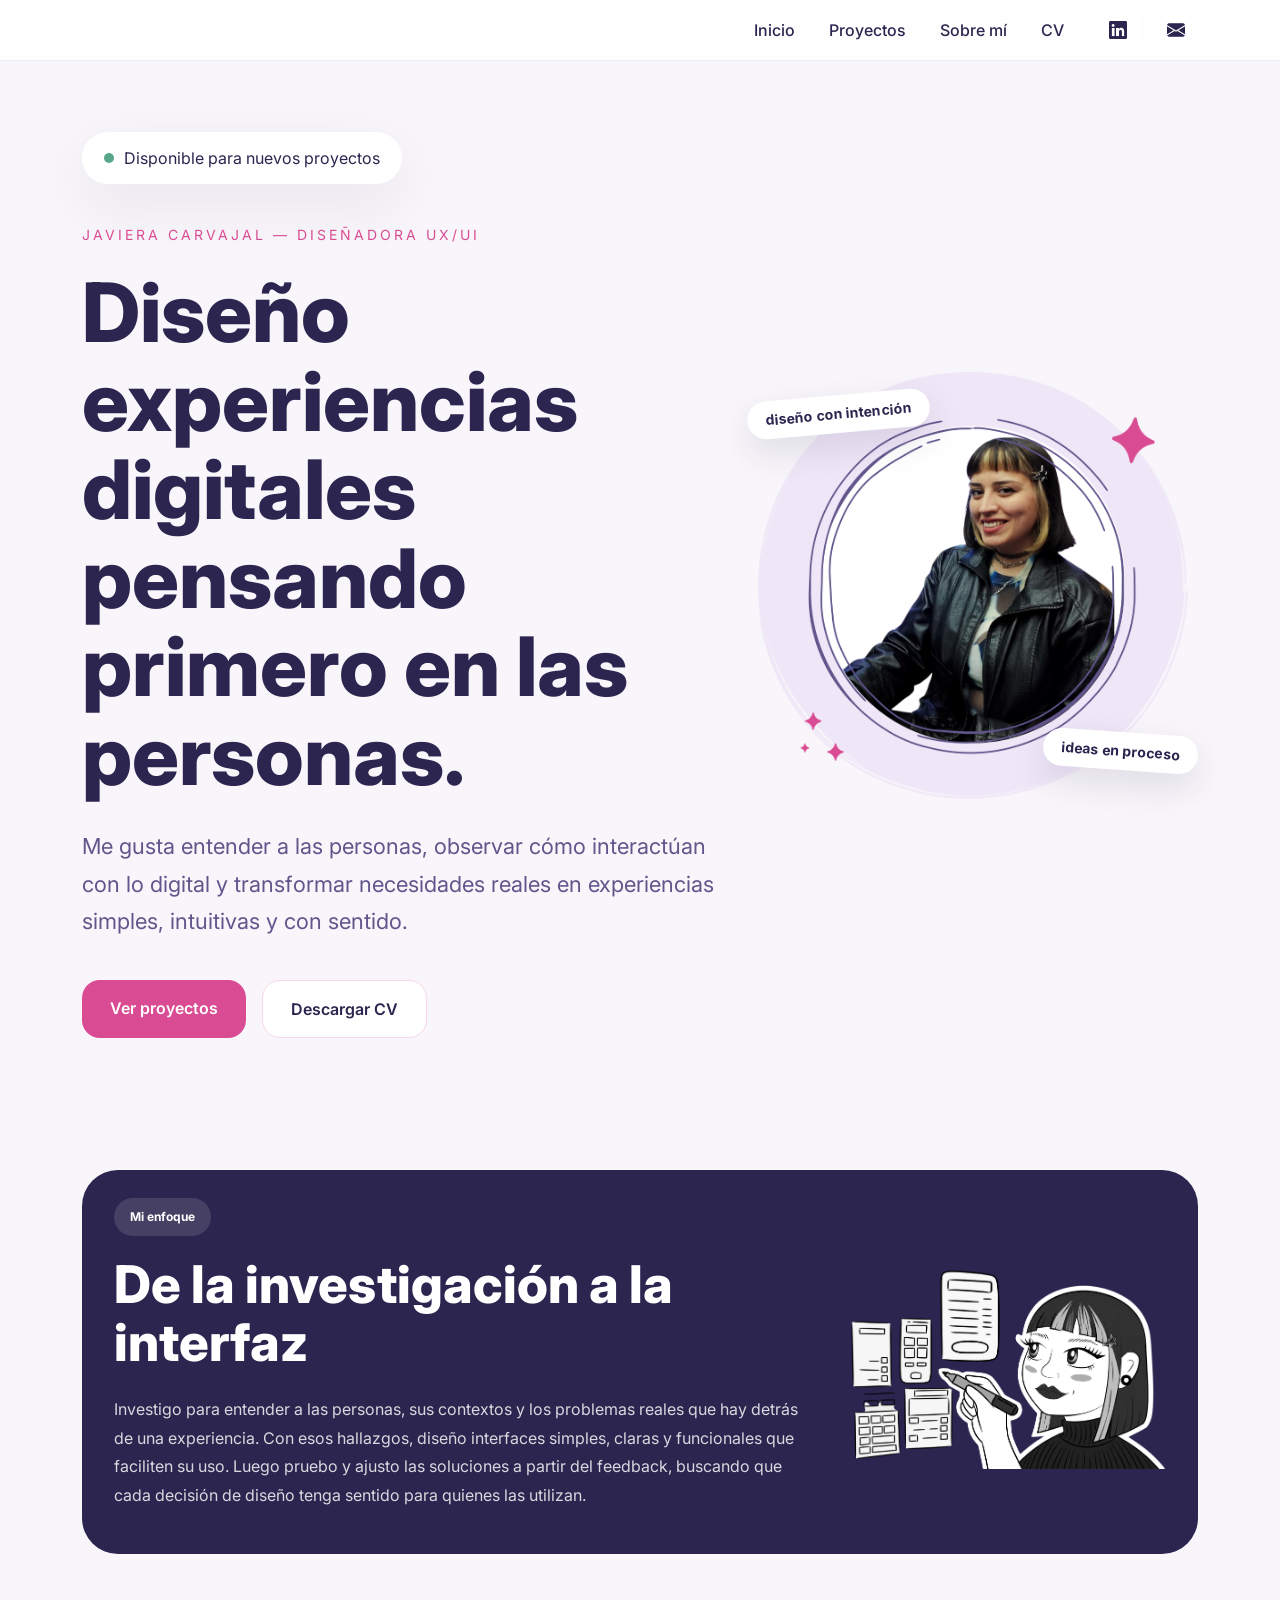
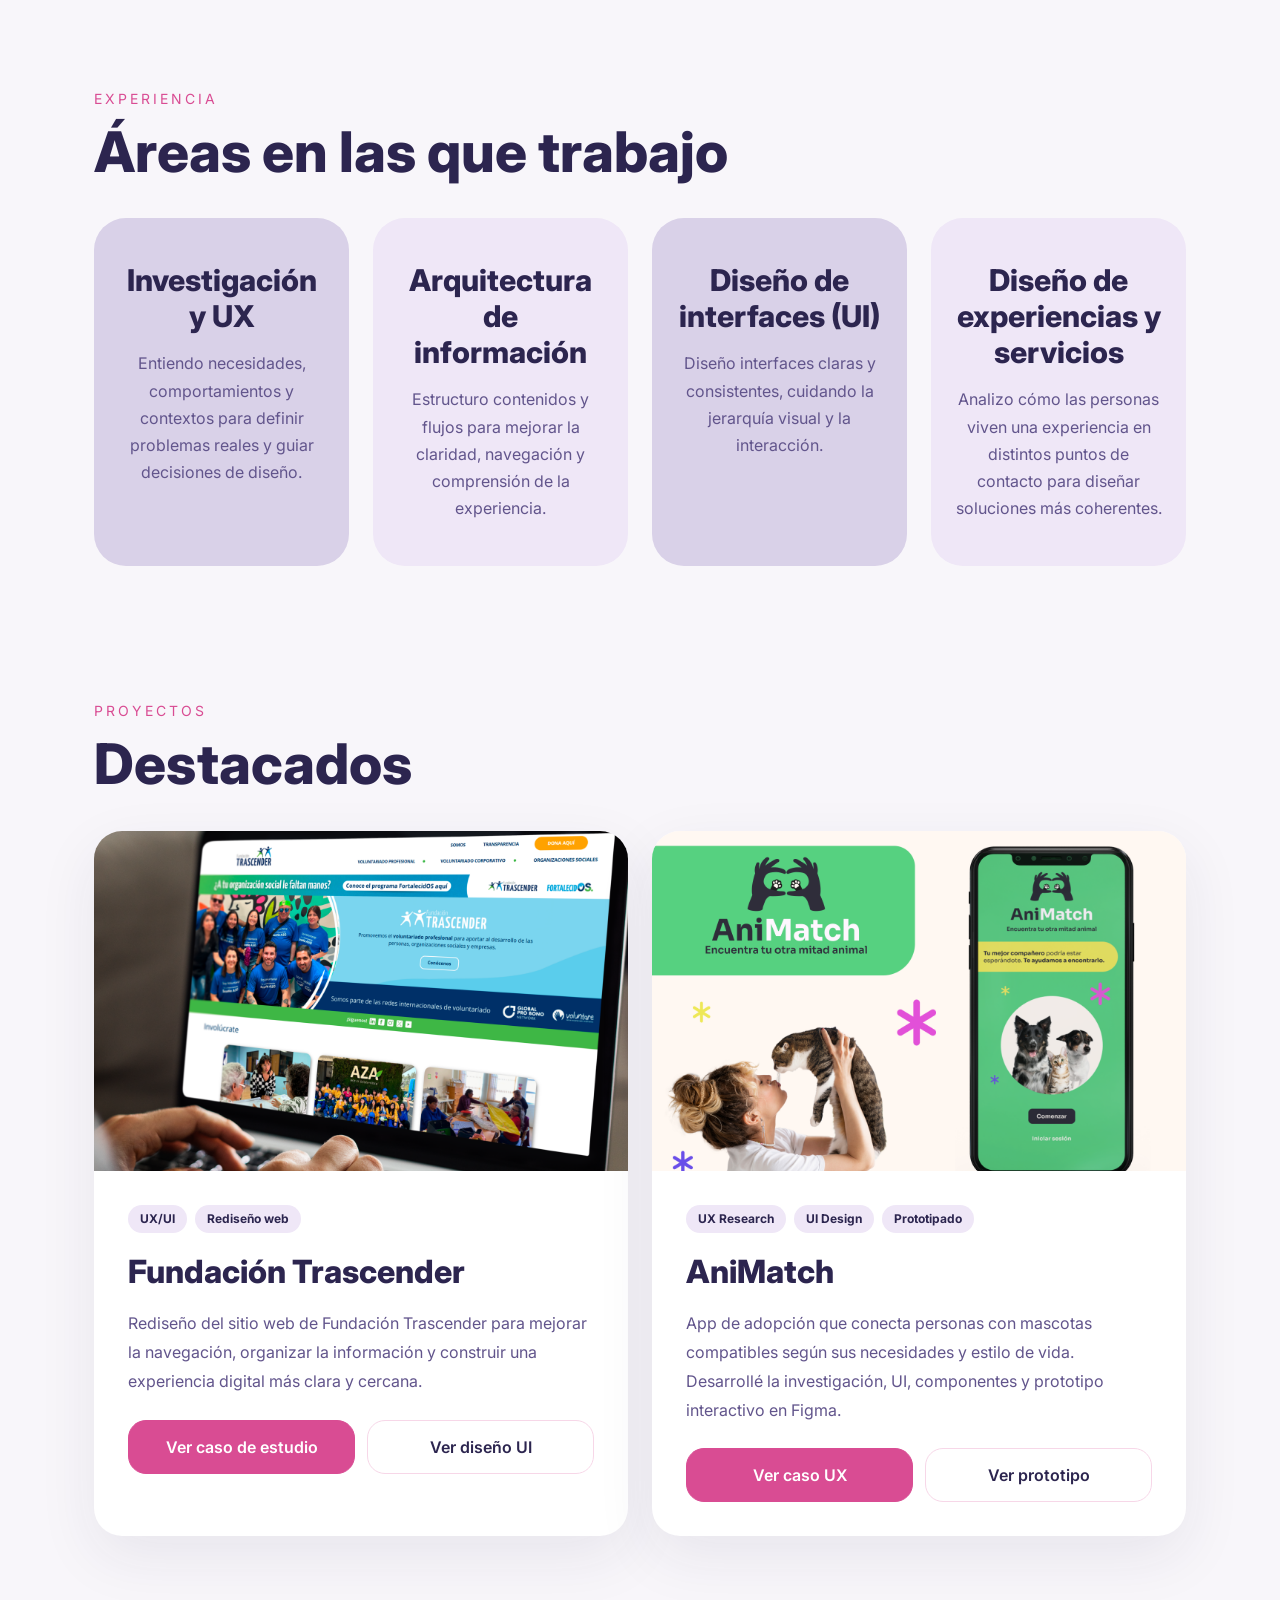
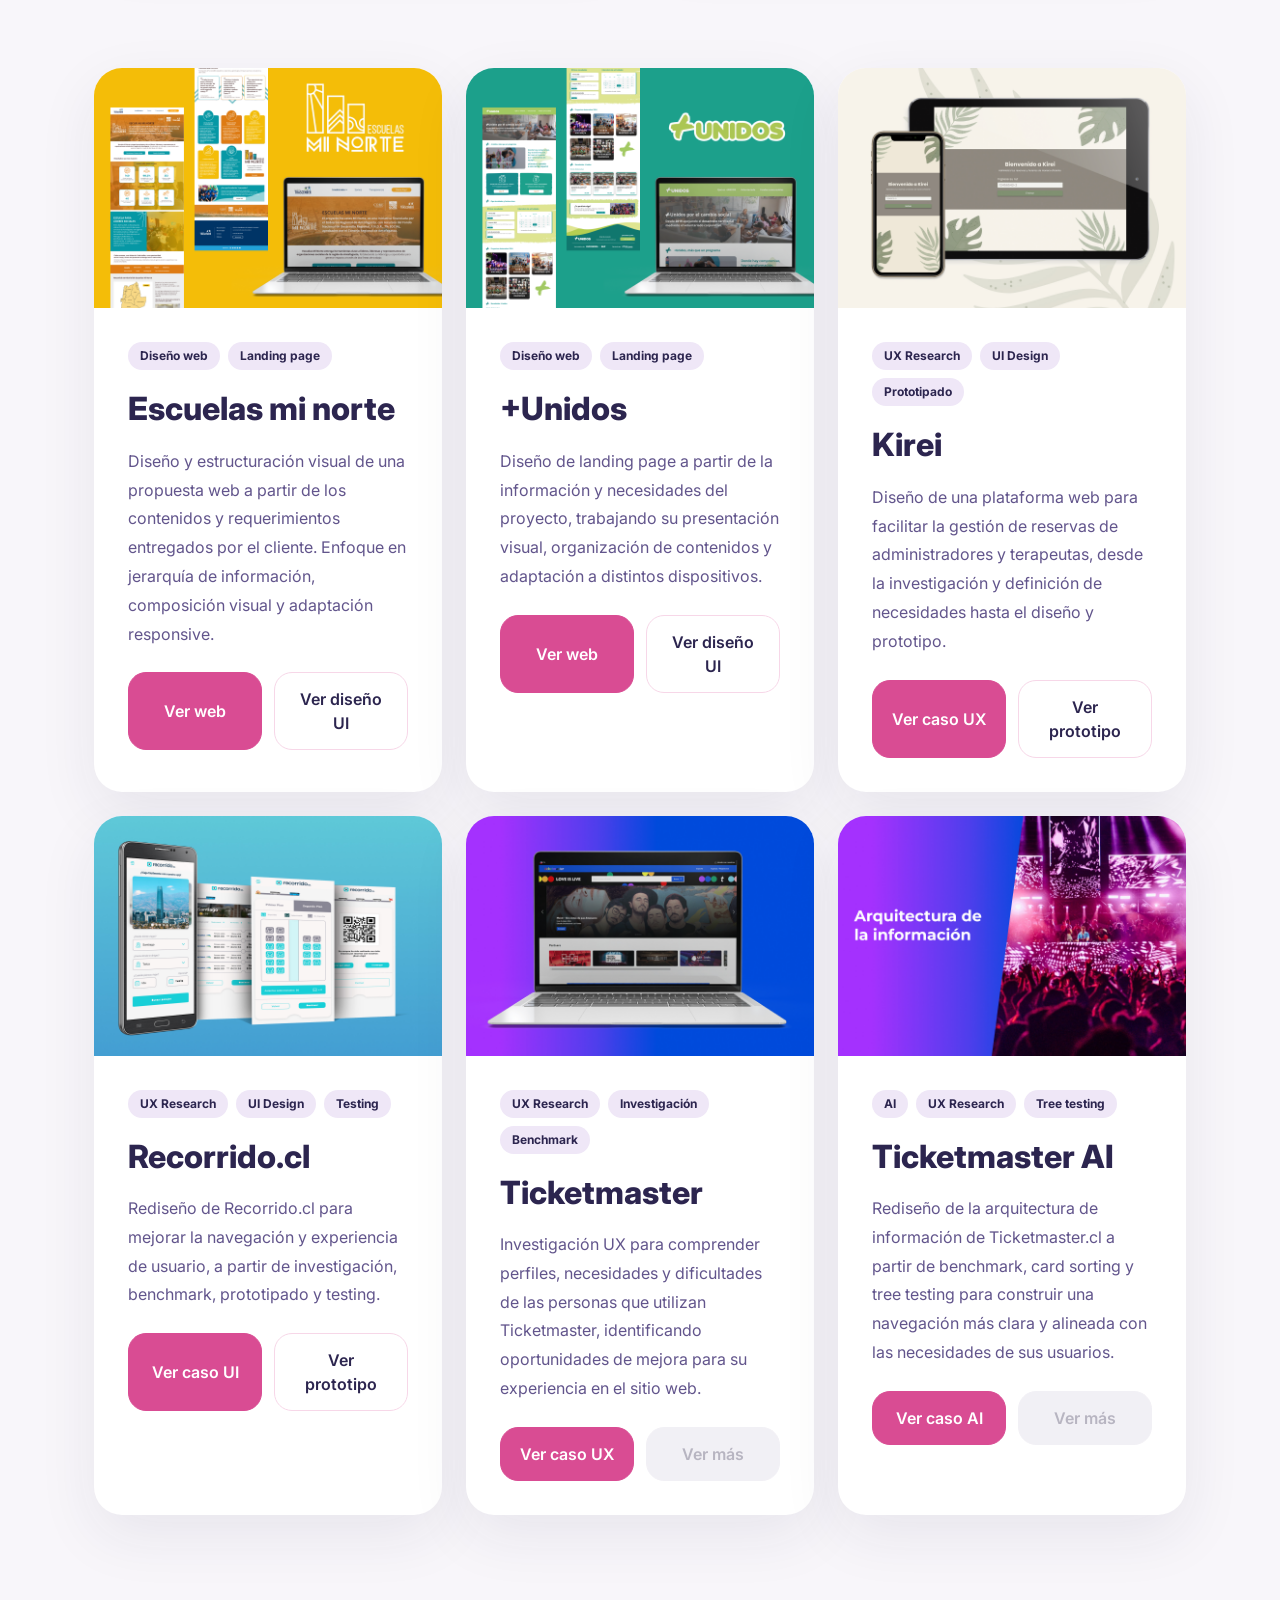
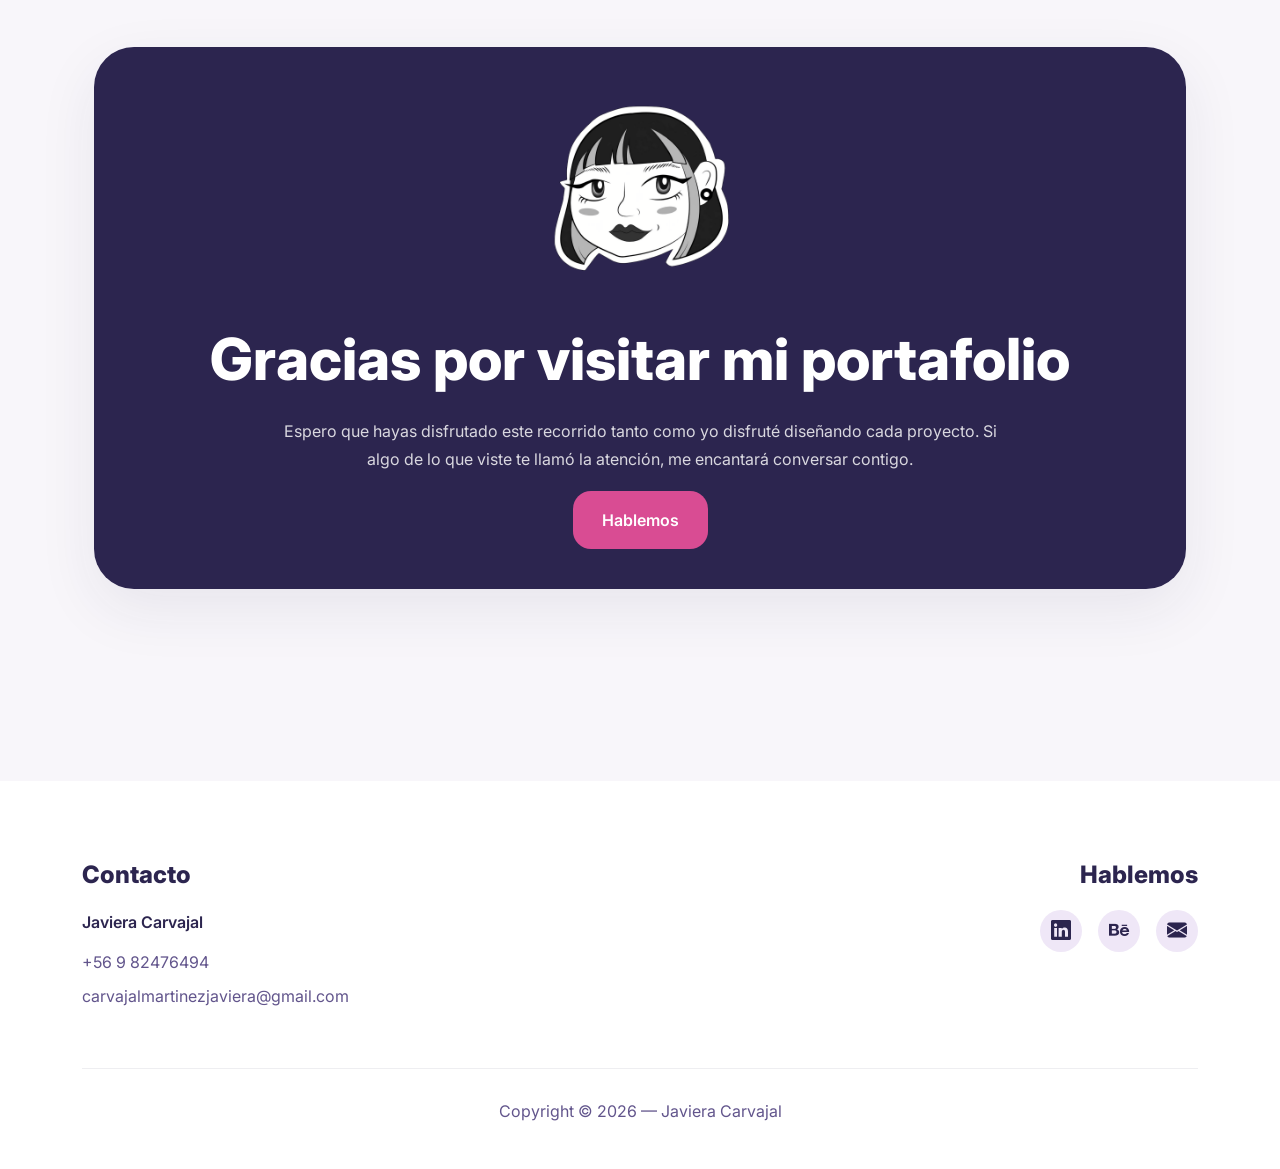
<file: index.html>
<!DOCTYPE html>
<html lang="es">

<head>

    <meta charset="UTF-8">
    <meta name="viewport" content="width=device-width, initial-scale=1.0">

    <!-- CAMBIAR TÍTULO -->
    <title>Portafolio | Javiera Carvajal</title>

    <!-- CAMBIAR DESCRIPCIÓN -->
    <meta name="description" content="Portafolio Diseñadora UX/UI">

    <!-- CAMBIAR FAVICON -->
    <link rel="icon" type="image/png" href="Assets/img/favicon.png">

    <!-- TIPOGRAFÍA -->
    <!-- PUEDES CAMBIAR INTER POR OUTFIT / POPPINS / MONTSERRAT -->
    <link rel="preconnect" href="https://fonts.googleapis.com">
    <link rel="preconnect" href="https://fonts.gstatic.com" crossorigin>

    <link href="https://fonts.googleapis.com/css2?family=Inter:wght@100..900&display=swap" rel="stylesheet">

    <!-- BOOTSTRAP -->
    <link href="https://cdn.jsdelivr.net/npm/bootstrap@5.3.3/dist/css/bootstrap.min.css" rel="stylesheet">

    <!-- ICONOS -->
    <link rel="stylesheet" href="https://cdn.jsdelivr.net/npm/bootstrap-icons@1.11.3/font/bootstrap-icons.min.css">

    <!-- CSS -->
    <link rel="stylesheet" href="Assets/css/estilos.css">

</head>

<body>


    <!-- ========================= -->
    <!-- NAVBAR -->
    <!-- ========================= -->

    <header>

        <nav class="navbar navbar-expand-lg barraNavegacion fixed-top">

            <div class="container">


                <!-- BOTÓN MOBILE -->
                <button class="navbar-toggler" type="button" data-bs-toggle="collapse" data-bs-target="#menu">
                    <i class="bi bi-list"></i>
                </button>

                <!-- MENÚ -->
                <div class="collapse navbar-collapse" id="menu">

                    <ul class="navbar-nav ms-auto align-items-lg-center">

                        <li class="nav-item">
                            <a class="nav-link" href="#inicio">Inicio</a>
                        </li>
                        <li class="nav-item">
                            <a class="nav-link" href="#proyectos">Proyectos</a>
                        </li>

                        <li class="nav-item">
                            <a class="nav-link" href="sobremi.html">Sobre mí</a>
                        </li>

                        <li class="nav-item">
                            <a class="nav-link" target="_blank" href="Assets/archivos/Javiera Carvajal CV.pdf">CV</a>
                        </li>

                        <div class="redesNavbar">

                            <!-- CAMBIAR LINK -->
                            <a target="_blank"
                                href="https://www.linkedin.com/in/javiera-carvajal-mart%C3%ADnez-8755b7207/">
                                <i class="bi bi-linkedin"></i>
                            </a>

                            <!-- CAMBIAR LINK -->
                            <a href="mailto:correo@gmail.com">
                                <i class="bi bi-envelope-fill"></i>
                            </a>

                        </div>

                    </ul>

                </div>

            </div>

        </nav>

    </header>



    <main>


        <!-- ========================= -->
        <!-- HERO -->
        <!-- ========================= -->

        <section id="inicio" class="hero">

            <div class="container">

                <div class="row gy-5">

                    <!-- TEXTO HERO -->
                    <article class="col-12 col-xl-7 heroCopy">

                        <div class="estadoDisponible">
                            <div class="circulo"></div>
                            Disponible para nuevos proyectos
                        </div>

                        <p class="nombrePortfolio">
                            JAVIERA CARVAJAL — DISEÑADORA UX/UI
                        </p>

                        <h1>
                            Diseño experiencias digitales pensando primero en las personas.
                        </h1>

                        <p class="descripcionHero">
                            Me gusta entender a las personas, observar cómo interactúan con lo digital y transformar
                            necesidades reales en experiencias simples, intuitivas y con sentido.

                        <div class="contenedorBotones">

                            <a href="#proyectos" class="btn btnPrincipal">
                                Ver proyectos
                            </a>

                            <a target="_blank" href="Assets/archivos/Javiera Carvajal CV.pdf" class="btn btnSecundario">
                                Descargar CV
                            </a>

                        </div>

                    </article>

                    <!-- UNIVERSO VISUAL PERSONAL -->
                    <aside class="col-12 col-xl-5 heroVisual" aria-label="Universo creativo de Javiera">
                        <div class="heroVisual__canvas">
                            <span class="heroVisual__note heroVisual__note--top">diseño con intención</span>
                            <img src="Assets/img/Hero1.png" alt="Foto de Javiera" loading="eager">

                            <span class="heroVisual__note heroVisual__note--bottom">ideas en proceso</span>
                        </div>
                    </aside>

                    <!-- CARD VISUAL -->
                    <!-- MI ENFOQUE -->

                    <section class="miEnfoque">

                        <div class="cardPresentacion">

                            <div class="row align-items-center">

                                <!-- TEXTO -->
                                <article class="col-12 col-lg-8">

                                    <div class="contenidoEnfoque">

                                        <span class="tagCard tagCard--enfoque">
                                            Mi enfoque
                                        </span>

                                        <h2>
                                            De la investigación a la interfaz
                                        </h2>

                                        <p>Investigo para entender a las personas, sus contextos y los problemas reales
                                            que hay detrás de una experiencia. Con esos hallazgos, diseño interfaces
                                            simples, claras y funcionales que faciliten su uso. Luego pruebo y ajusto
                                            las soluciones a partir del feedback, buscando que cada decisión de diseño
                                            tenga sentido para quienes las utilizan.
                                        </p>

                                    </div>

                                </article>

                                <!-- IMAGEN -->
                                <article class="col-12 col-lg-4">

                                    <div class="contenedorImagenEnfoque">

                                        <img src="Assets/img/wireframes 2.png" alt="Ilustración de mi enfoque"
                                            loading="eager">
                                    </div>

                                </article>

                            </div>

                        </div>

                    </section>



                    <!-- ========================= -->
                    <!-- EXPERIENCIA -->
                    <!-- ========================= -->

                    <section class="experiencia">

                        <div class="container">

                            <div class="tituloSeccion">
                                <span>EXPERIENCIA</span>
                                <h2>Áreas en las que trabajo</h2>
                            </div>


                            <div class="row g-4">

                                <article class="col-12 col-lg-3">
                                    <div class="cardExperiencia cardAzul">
                                        <h2>Investigación y UX</h2>
                                        <p>Entiendo necesidades, comportamientos y contextos para definir problemas
                                            reales y guiar decisiones de diseño.</p>
                                    </div>
                                </article>

                                <article class="col-12 col-lg-3">
                                    <div class="cardExperiencia cardVerde">
                                        <h2>Arquitectura de información</h2>
                                        <p>Estructuro contenidos y flujos para mejorar la claridad, navegación y
                                            comprensión de la experiencia.</p>
                                    </div>
                                </article>

                                <article class="col-12 col-lg-3">
                                    <div class="cardExperiencia cardAzul">
                                        <h2>Diseño de interfaces (UI)</h2>
                                        <p>Diseño interfaces claras y consistentes, cuidando la jerarquía visual y la
                                            interacción.</p>
                                    </div>
                                </article>

                                <article class="col-12 col-lg-3">
                                    <div class="cardExperiencia cardVerde">
                                        <h2>Diseño de experiencias y servicios</h2>
                                        <p>Analizo cómo las personas viven una experiencia en distintos puntos de
                                            contacto para diseñar soluciones más coherentes.</p>
                                    </div>
                                </article>

                            </div>

                        </div>

                    </section>


                    <!-- ========================= -->
                    <!-- PROYECTOS DESTACADOS -->
                    <!-- ========================= -->

                    <section id="proyectos" class="proyectosDestacados">

                        <div class="container">

                            <div class="tituloSeccion">
                                <span>PROYECTOS</span>
                                <h2>Destacados</h2>
                            </div>

                            <div class="row g-4">

                                <!-- ========================= -->
                                <!-- FUNDACIÓN TRASCENDER -->
                                <!-- ========================= -->

                                <article class="col-12 col-xl-6">

                                    <div class="cardProyectoGrande">

                                        <img src="Assets/img/Portada Trascender.png"
                                            alt="Proyecto Fundación Trascender">

                                        <div class="contenidoProyectoGrande">

                                            <div class="tagsProyecto">
                                                <span>UX/UI</span>
                                                <span>Rediseño web</span>
                                            </div>

                                            <h3>Fundación Trascender</h3>

                                            <p>
                                                Rediseño del sitio web de Fundación Trascender para mejorar la
                                                navegación, organizar la información y construir una experiencia digital
                                                más clara y cercana.
                                            </p>

                                            <div class="contenedorBotonesProyecto">

                                                <a target="_blank"
                                                    href="Assets/archivos/Caso de estudio Fundación Trascender.pdf"
                                                    class="btn btnPrincipal">
                                                    Ver caso de estudio
                                                </a>

                                                <a target="_blank"
                                                    href="https://www.figma.com/design/BLsZ4LStnlUjf29tRs2s15/Proyectos-reales?node-id=3062-242&t=49pQEkwp5V3qIJ6e-1"
                                                    class="btn btnSecundario">
                                                    Ver diseño UI
                                                </a>

                                            </div>

                                        </div>

                                    </div>

                                </article>


                                <!-- ========================= -->
                                <!-- ANIMATCH -->
                                <!-- ========================= -->

                                <article class="col-12 col-xl-6">

                                    <div class="cardProyectoGrande">

                                        <img src="Assets/img/Portada AniMatch.png" alt="Proyecto AniMatch">

                                        <div class="contenidoProyectoGrande">

                                            <div class="tagsProyecto">
                                                <span>UX Research</span>
                                                <span>UI Design</span>
                                                <span>Prototipado</span>
                                            </div>

                                            <h3>AniMatch</h3>

                                            <p>App de adopción que conecta personas con mascotas compatibles según sus
                                                necesidades y estilo de vida. Desarrollé la investigación, UI,
                                                componentes y prototipo interactivo en Figma.
                                            </p>

                                            <div class="contenedorBotonesProyecto">

                                                <a target="_blank" href="#" class="btn btnPrincipal">
                                                    Ver caso UX
                                                </a>

                                                <a target="_blank" href="https://www.figma.com/design/BLsZ4LStnlUjf29tRs2s15/Proyectos-reales?node-id=3167-11784&t=nQRPpCSs2anvfoDt-1" class="btn btnSecundario">
                                                    Ver prototipo
                                                </a>

                                            </div>

                                        </div>

                                    </div>

                                </article>

                            </div>

                        </div>

                    </section>



                    <!-- ========================= -->
                    <!-- GRID PROYECTOS -->
                    <!-- ========================= -->

                    <section class="gridProyectos">

                        <div class="container">

                            <div class="row g-4">

                                <!-- ========================= -->
                                <!-- Escuelas mi norte -->
                                <!-- ========================= -->

                                <article class="col-12 col-md-6 col-xl-4">

                                    <div class="cardProyecto">

                                        <img src="Assets/img/Portada escuelas mi norte.png" alt="Proyecto Escuelas mi norte">

                                        <div class="contenidoProyecto">

                                            <div class="tagsProyecto">
                                                <span>Diseño web</span>
                                                <span>Landing page</span>
                                            </div>

                                            <h3>Escuelas mi norte</h3>

                                            <p>Diseño y estructuración visual de una propuesta web a partir de los contenidos y requerimientos entregados por el cliente. Enfoque en jerarquía de información, composición visual y adaptación responsive.
                                            </p>

                                            <div class="contenedorBotonesProyecto">

                                                <a target="_blank" href="https://fundaciontrascender.cl/escuelasminorte/"
                                                    class="btn btnPrincipal">
                                                    Ver web
                                                </a>

                                                <a target="_blank" href="https://www.figma.com/design/BLsZ4LStnlUjf29tRs2s15/Proyectos-reales?node-id=3112-14509&t=sIJ9i6NOjkmVtEO5-1"
                                                    class="btn btnSecundario">
                                                    Ver diseño UI
                                                </a>

                                            </div>

                                        </div>

                                    </div>

                                </article>

                                <!-- ========================= -->
                                <!-- +UNIDOS -->
                                <!-- ========================= -->

                                <article class="col-12 col-md-6 col-xl-4">

                                    <div class="cardProyecto">

                                        <img src="Assets/img/Portada +Unidos.png" alt="Proyecto +Unidos">

                                        <div class="contenidoProyecto">

                                            <div class="tagsProyecto">
                                                <span>Diseño web</span>
                                                <span>Landing page</span>
                                            </div>

                                            <h3>+Unidos</h3>

                                            <p>Diseño de landing page a partir de la información y necesidades del proyecto, trabajando su presentación visual, organización de contenidos y adaptación a distintos dispositivos.
                                            </p>

                                            <div class="contenedorBotonesProyecto">

                                                <a target="_blank" href="https://masunidos.cl/"
                                                    class="btn btnPrincipal">
                                                    Ver web
                                                </a>

                                                <a target="_blank" href="https://www.figma.com/design/BLsZ4LStnlUjf29tRs2s15/Proyectos-reales?node-id=3112-14506&t=sIJ9i6NOjkmVtEO5-1"
                                                    class="btn btnSecundario">
                                                    Ver diseño UI 
                                                </a>

                                            </div>

                                        </div>

                                    </div>

                                </article>

                                <!-- ========================= -->
                                <!-- KIREI -->
                                <!-- ========================= -->

                                <article class="col-12 col-md-6 col-xl-4">

                                    <div class="cardProyecto">

                                        <img src="Assets/img/Portada kirei.jpg" alt="Proyecto Kirei">

                                        <div class="contenidoProyecto">

                                            <div class="tagsProyecto">
                                                <span>UX Research</span>
                                                <span>UI Design</span>
                                                <span>Prototipado</span>
                                            </div>

                                            <h3>Kirei</h3>

                                            <p>Diseño de una plataforma web para facilitar la gestión de reservas de
                                                administradores y terapeutas, desde la investigación y definición de
                                                necesidades hasta el diseño y prototipo.
                                            </p>

                                            <div class="contenedorBotonesProyecto">

                                                <a target="_blank" href="Assets/archivos/Investigación UX Kirei.pdf"
                                                    class="btn btnPrincipal">
                                                    Ver caso UX
                                                </a>

                                                <a target="_blank" href="Assets/archivos/Proyecto kirei UI.pdf"
                                                    class="btn btnSecundario">
                                                    Ver prototipo
                                                </a>

                                            </div>

                                        </div>

                                    </div>

                                </article>


                                <!-- ========================= -->
                                <!-- RECORRIDO.CL -->
                                <!-- ========================= -->

                                <article class="col-12 col-md-6 col-xl-4">

                                    <div class="cardProyecto">

                                        <img src="Assets/img/Portada recorrido.cl.jpg" alt="Proyecto Recorrido.cl">

                                        <div class="contenidoProyecto">

                                            <div class="tagsProyecto">
                                                <span>UX Research</span>
                                                <span>UI Design</span>
                                                <span>Testing</span>
                                            </div>

                                            <h3>Recorrido.cl</h3>

                                            <p>Rediseño de Recorrido.cl para mejorar la navegación y experiencia de
                                                usuario, a partir de investigación, benchmark, prototipado y testing.

                                            </p>

                                            <div class="contenedorBotonesProyecto">

                                                <a target="_blank" href="Assets/archivos/Recorrido.cl Diseño.pdf"
                                                    class="btn btnPrincipal">
                                                    Ver caso UI
                                                </a>

                                                <a target="_blank"
                                                    href="https://www.figma.com/design/BLsZ4LStnlUjf29tRs2s15/Proyectos-reales?node-id=3107-7825&t=49pQEkwp5V3qIJ6e-1"
                                                    class="btn btnSecundario" aria-disabled="true" tabindex="-1">
                                                    Ver prototipo
                                                </a>

                                            </div>

                                        </div>

                                    </div>

                                </article>


                                <!-- ========================= -->
                                <!-- TICKETMASTER INVESTIGACIÓN -->
                                <!-- ========================= -->

                                <article class="col-12 col-md-6 col-xl-4">

                                    <div class="cardProyecto">

                                        <img src="Assets/img/Portada ticketmaster investigación ux.jpg"
                                            alt="Investigación UX Ticketmaster">

                                        <div class="contenidoProyecto">

                                            <div class="tagsProyecto">
                                                <span>UX Research</span>
                                                <span>Investigación</span>
                                                <span>Benchmark</span>
                                            </div>

                                            <h3>Ticketmaster</h3>

                                            <p>Investigación UX para comprender perfiles, necesidades y dificultades de
                                                las personas que utilizan Ticketmaster, identificando oportunidades de
                                                mejora para su experiencia en el sitio web.
                                            </p>

                                            <div class="contenedorBotonesProyecto">

                                                <a target="_blank"
                                                    href="Assets/archivos/Ticketmaster investigacion ux.pdf"
                                                    class="btn btnPrincipal">
                                                    Ver caso UX
                                                </a>

                                                <a href="#" class="btn btnSecundario btnDeshabilitado"
                                                    aria-disabled="true" tabindex="-1">
                                                    Ver más
                                                </a>

                                            </div>

                                        </div>

                                    </div>

                                </article>


                                <!-- ========================= -->
                                <!-- TICKETMASTER AI -->
                                <!-- ========================= -->

                                <article class="col-12 col-md-6 col-xl-4">

                                    <div class="cardProyecto">

                                        <img src="Assets/img/Portada ticketmaster AI.jpg"
                                            alt="Proyecto Ticketmaster AI">

                                        <div class="contenidoProyecto">

                                            <div class="tagsProyecto">
                                                <span>AI</span>
                                                <span>UX Research</span>
                                                <span>Tree testing</span>
                                            </div>

                                            <h3>Ticketmaster AI</h3>

                                            <p>
                                                Rediseño de la arquitectura de información de Ticketmaster.cl a partir
                                                de benchmark, card sorting y tree testing para construir una navegación
                                                más clara y alineada con las necesidades de sus usuarios.
                                            </p>

                                            <div class="contenedorBotonesProyecto">

                                                <a target="_blank" href="Assets/archivos/Ticketmaster AI.pdf"
                                                    class="btn btnPrincipal">
                                                    Ver caso AI
                                                </a>

                                                <a href="#" class="btn btnSecundario btnDeshabilitado"
                                                    aria-disabled="true" tabindex="-1">
                                                    Ver más
                                                </a>

                                            </div>

                                        </div>

                                    </div>

                                </article>


                            </div>

                        </div>

                    </section>


                    <!-- ========================= -->
                    <!-- AGRADECIMIENTO -->
                    <!-- ========================= -->

                    <section class="agradecimiento">

                        <div class="container">

                            <div class="cardGracias">

                                <!-- CAMBIAR GIF -->
                                <img class="gifGracias" src="Assets/img/Guiño gif.gif" alt="Gif Javiera">

                                <h2>
                                    Gracias por visitar mi portafolio
                                </h2>

                                <p>
                                    Espero que hayas disfrutado este recorrido tanto como yo disfruté diseñando cada
                                    proyecto. Si algo de lo que viste te llamó la atención, me encantará conversar
                                    contigo.
                                </p>

                                <a href="mailto:correo@gmail.com" class="btn btnTerciario">
                                    Hablemos
                                </a>

                            </div>

                        </div>

                    </section>

        </section>

    </main>



    <!-- ========================= -->
    <!-- FOOTER -->
    <!-- ========================= -->

    <footer class="footer">

        <div class="container">

            <div class="row gy-5">

                <article class="col-12 col-md-6">

                    <h4>Contacto</h4>

                    <p class="nombreFooter">
                        Javiera Carvajal
                    </p>

                    <ul class="listaFooter">

                        <li>
                            <a href="tel:+56982476494">
                                +56 9 82476494
                            </a>
                        </li>

                        <li>
                            <a href="mailto:carvajalmartinezjaviera@gmail.com">
                                carvajalmartinezjaviera@gmail.com
                            </a>
                        </li>

                    </ul>

                </article>


                <article class="col-12 col-md-6 text-md-end">

                    <h4>Hablemos</h4>

                    <div class="redesFooter">

                        <a target="_blank" href="https://www.linkedin.com/in/javiera-carvajal-mart%C3%ADnez-8755b7207/">
                            <i class="bi bi-linkedin"></i>
                        </a>

                        <a target="_blank" href="https://www.behance.net/javieracarvaja2">
                            <i class="bi bi-behance"></i>
                        </a>

                        <a href="mailto:correo@gmail.com">
                            <i class="bi bi-envelope-fill"></i>
                        </a>

                    </div>

                </article>

            </div>


            <section class="copyright">
                <p>
                    Copyright © 2026 — Javiera Carvajal
                </p>
            </section>

        </div>

    </footer>



    <!-- BOOTSTRAP JS -->
    <script src="https://cdn.jsdelivr.net/npm/bootstrap@5.3.3/dist/js/bootstrap.bundle.min.js"></script>

</body>

</html>
</file>
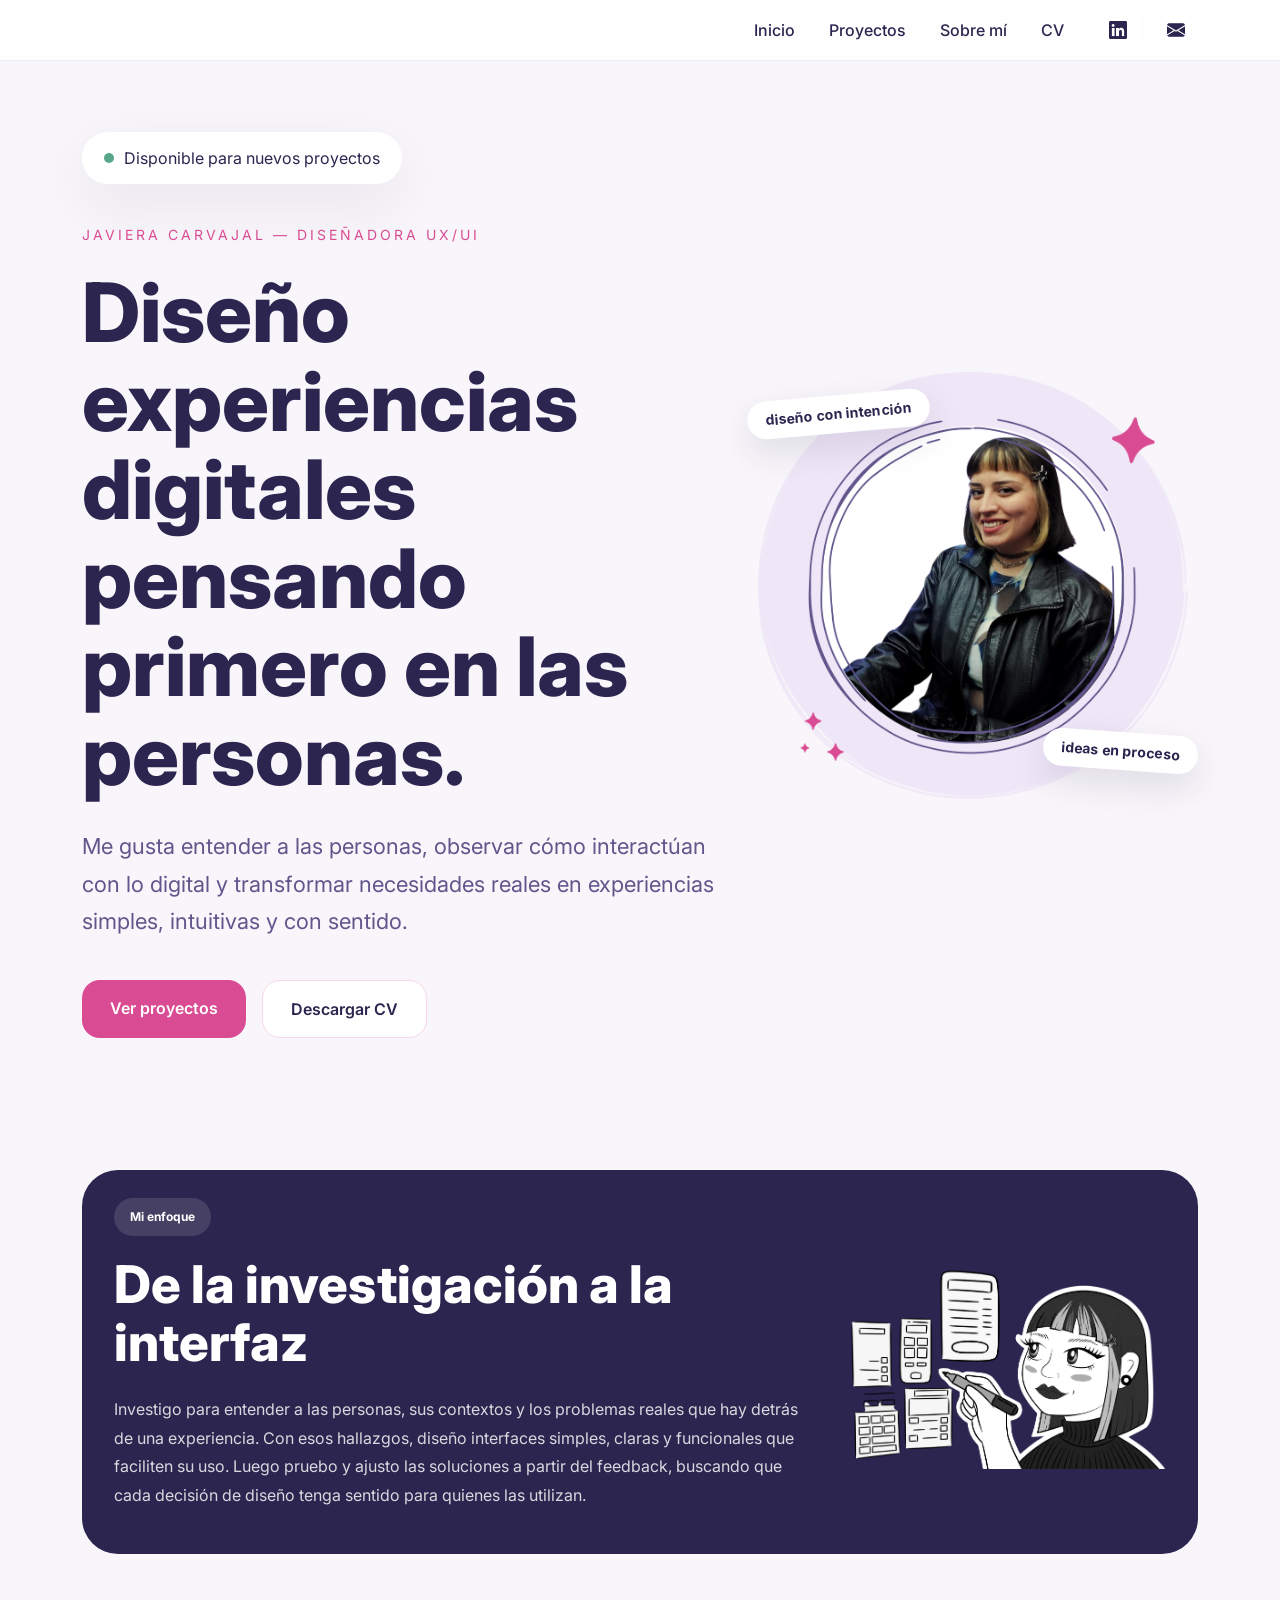
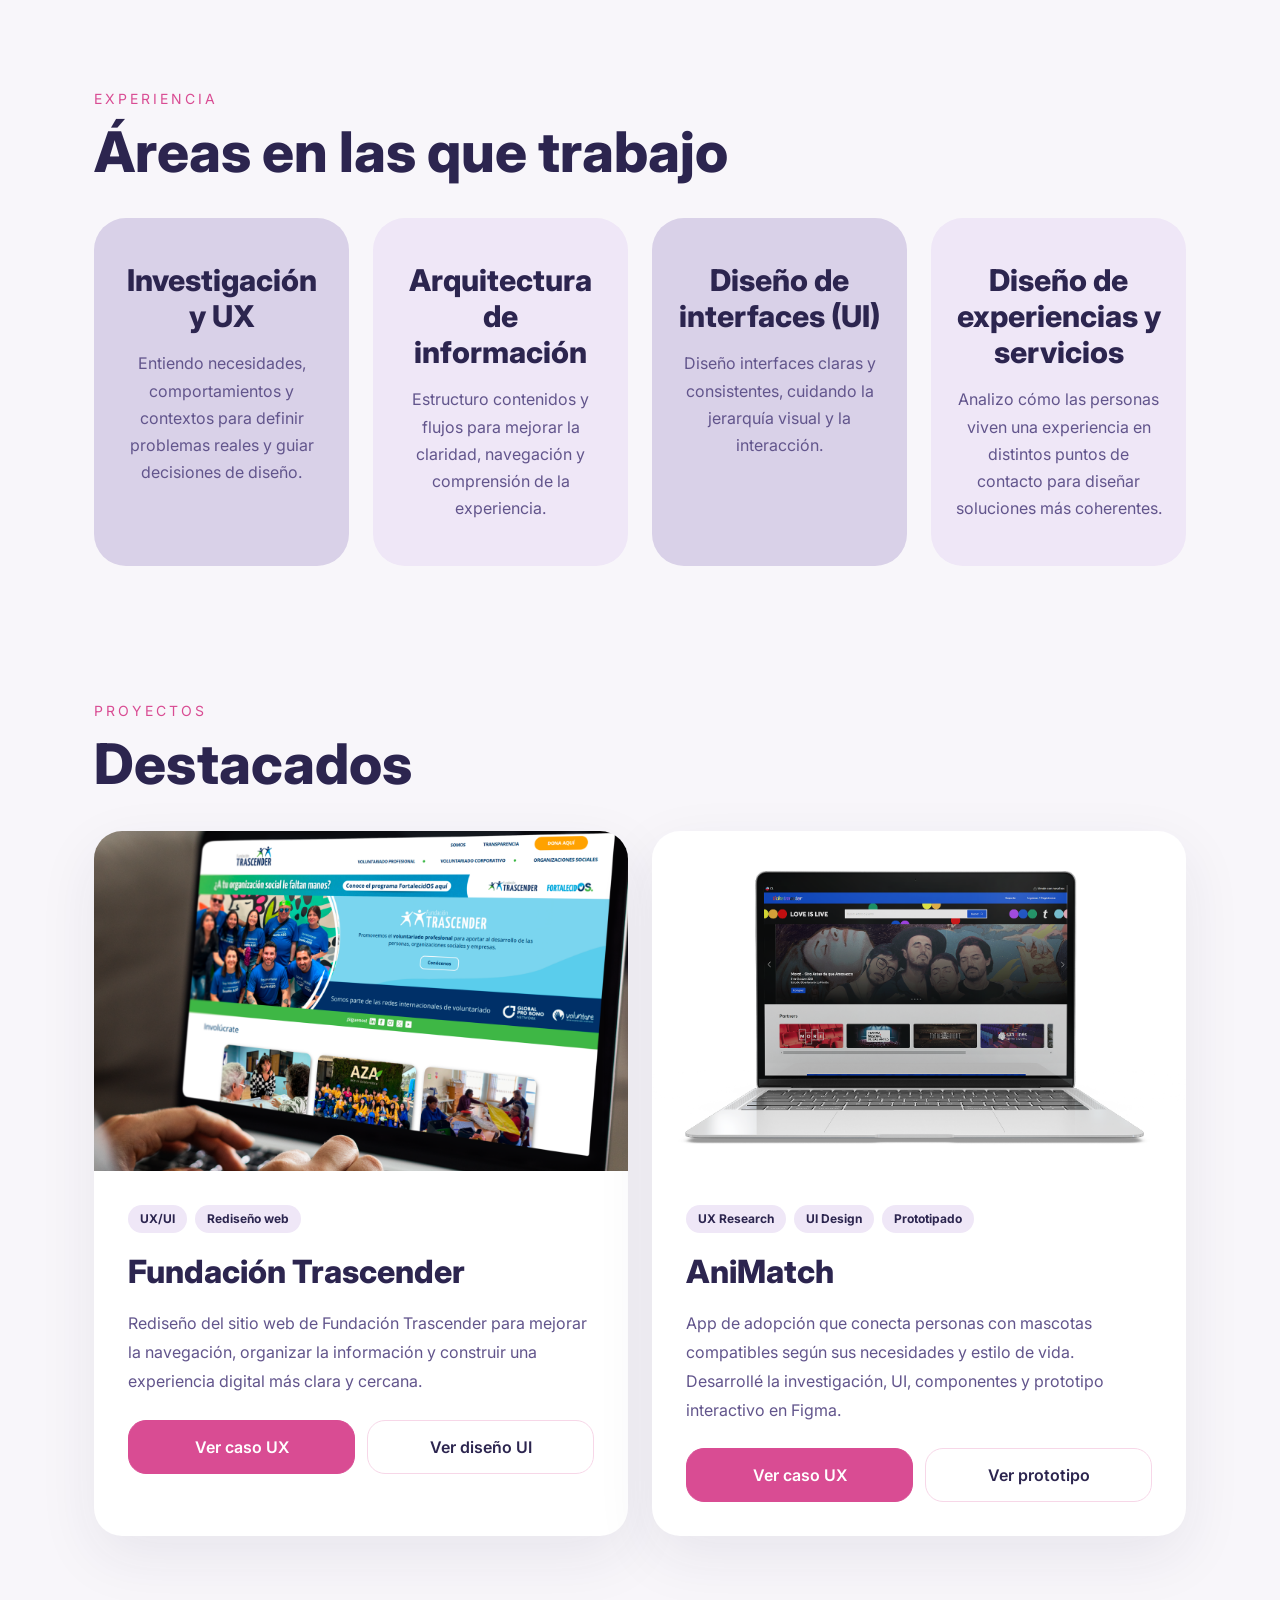
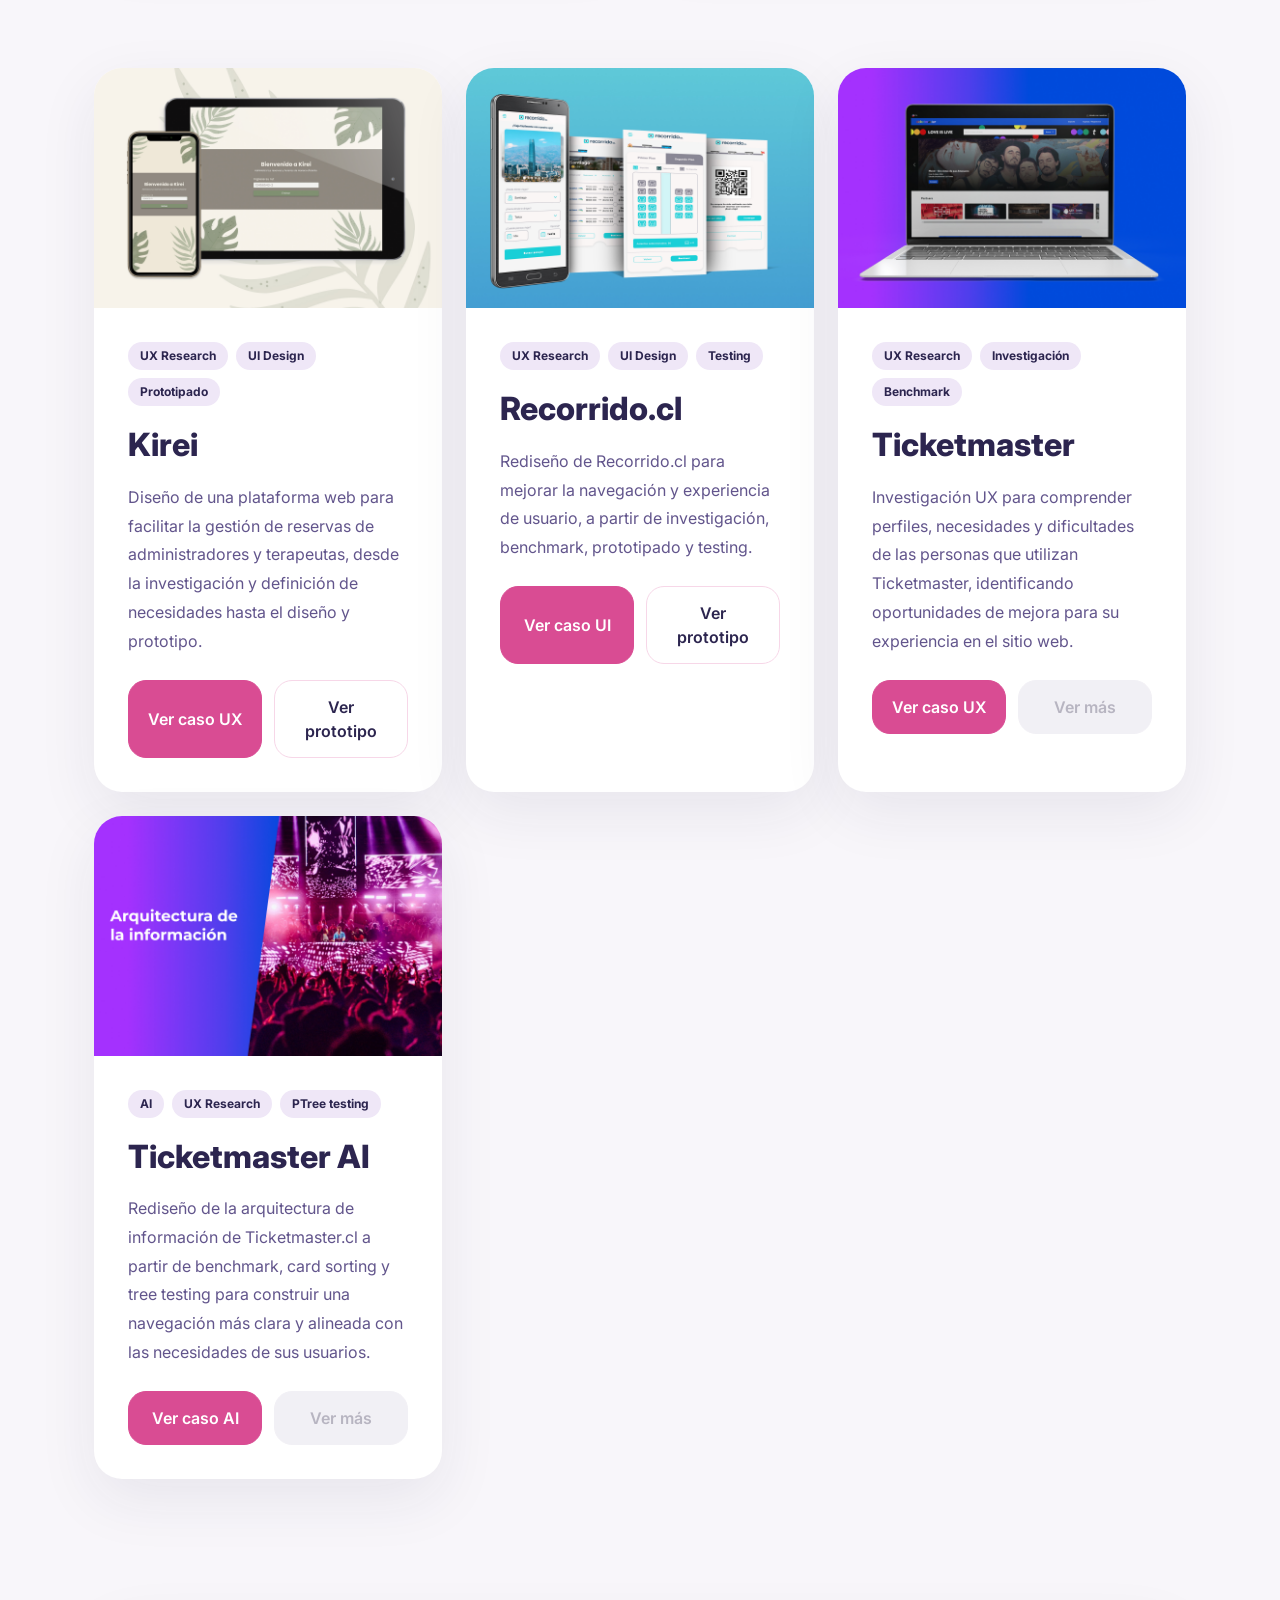
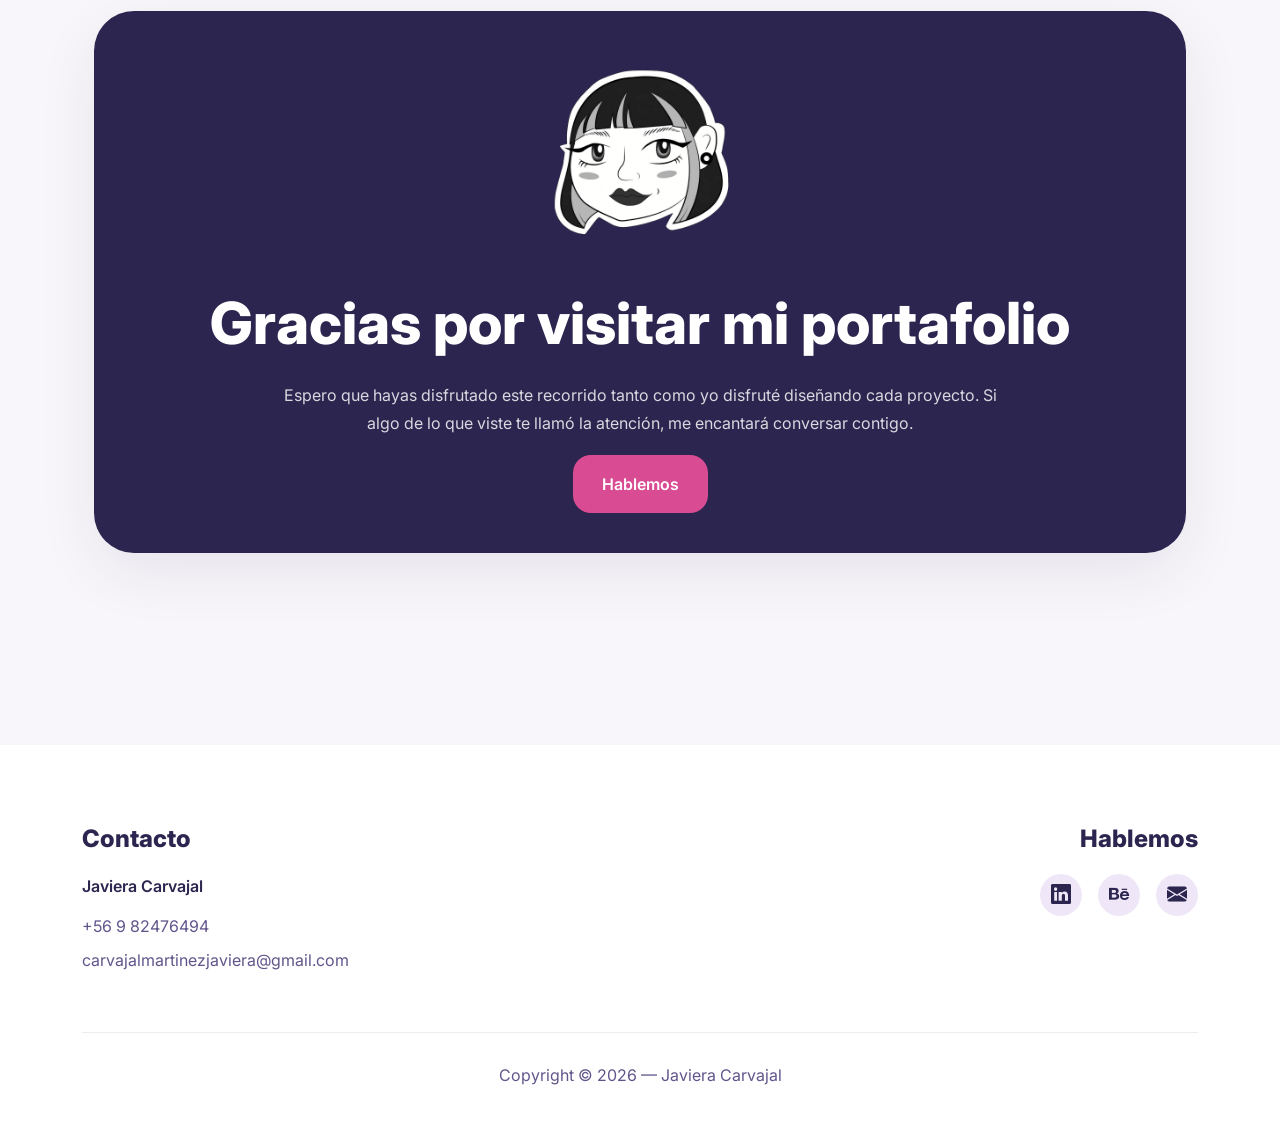
<file: index2.html>
<!DOCTYPE html>
<html lang="es">

<head>

    <meta charset="UTF-8">
    <meta name="viewport" content="width=device-width, initial-scale=1.0">

    <!-- CAMBIAR TÍTULO -->
    <title>Portafolio | Javiera Carvajal</title>

    <!-- CAMBIAR DESCRIPCIÓN -->
    <meta name="description" content="Portafolio Diseñadora UX/UI">

    <!-- CAMBIAR FAVICON -->
    <link rel="icon" type="image/png" href="Assets/img/favicon.png">

    <!-- TIPOGRAFÍA -->
    <!-- PUEDES CAMBIAR INTER POR OUTFIT / POPPINS / MONTSERRAT -->
    <link rel="preconnect" href="https://fonts.googleapis.com">
    <link rel="preconnect" href="https://fonts.gstatic.com" crossorigin>

    <link href="https://fonts.googleapis.com/css2?family=Inter:wght@100..900&display=swap" rel="stylesheet">

    <!-- BOOTSTRAP -->
    <link href="https://cdn.jsdelivr.net/npm/bootstrap@5.3.3/dist/css/bootstrap.min.css" rel="stylesheet">

    <!-- ICONOS -->
    <link rel="stylesheet" href="https://cdn.jsdelivr.net/npm/bootstrap-icons@1.11.3/font/bootstrap-icons.min.css">

    <!-- CSS -->
    <link rel="stylesheet" href="Assets/css/estilos.css">

</head>

<body>


    <!-- ========================= -->
    <!-- NAVBAR -->
    <!-- ========================= -->

    <header>

        <nav class="navbar navbar-expand-lg barraNavegacion fixed-top">

            <div class="container">


                <!-- BOTÓN MOBILE -->
                <button class="navbar-toggler" type="button" data-bs-toggle="collapse" data-bs-target="#menu">
                    <i class="bi bi-list"></i>
                </button>

                <!-- MENÚ -->
                <div class="collapse navbar-collapse" id="menu">

                    <ul class="navbar-nav ms-auto align-items-lg-center">

                        <li class="nav-item">
                            <a class="nav-link" href="#inicio">Inicio</a>
                        </li>
                        <li class="nav-item">
                            <a class="nav-link" href="#proyectos">Proyectos</a>
                        </li>

                        <li class="nav-item">
                            <a class="nav-link" href="sobremi.html">Sobre mí</a>
                        </li>

                        <li class="nav-item">
                            <a class="nav-link" target="_blank" href="Assets/archivos/Javiera Carvajal CV.pdf">CV</a>
                        </li>

                        <div class="redesNavbar">

                            <!-- CAMBIAR LINK -->
                            <a target="_blank"
                                href="https://www.linkedin.com/in/javiera-carvajal-mart%C3%ADnez-8755b7207/">
                                <i class="bi bi-linkedin"></i>
                            </a>

                            <!-- CAMBIAR LINK -->
                            <a href="mailto:correo@gmail.com">
                                <i class="bi bi-envelope-fill"></i>
                            </a>

                        </div>

                    </ul>

                </div>

            </div>

        </nav>

    </header>



    <main>


        <!-- ========================= -->
        <!-- HERO -->
        <!-- ========================= -->

        <section id="inicio" class="hero">

            <div class="container">

                <div class="row gy-5">

                    <!-- TEXTO HERO -->
                    <article class="col-12 col-xl-7 heroCopy">

                        <div class="estadoDisponible">
                            <div class="circulo"></div>
                            Disponible para nuevos proyectos
                        </div>

                        <p class="nombrePortfolio">
                            JAVIERA CARVAJAL — DISEÑADORA UX/UI
                        </p>

                        <h1>
                            Diseño experiencias digitales pensando primero en las personas.
                        </h1>

                        <p class="descripcionHero">
                            Me gusta entender a las personas, observar cómo interactúan con lo digital y transformar necesidades reales en experiencias simples, intuitivas y con sentido.

                        <div class="contenedorBotones">

                            <a href="#proyectos" class="btn btnPrincipal">
                                Ver proyectos
                            </a>

                            <a target="_blank" href="Assets/archivos/Javiera Carvajal CV.pdf" class="btn btnSecundario">
                                Descargar CV
                            </a>

                        </div>

                    </article>

                    <!-- UNIVERSO VISUAL PERSONAL -->
                    <aside class="col-12 col-xl-5 heroVisual" aria-label="Universo creativo de Javiera">
                        <div class="heroVisual__canvas">
                            <span class="heroVisual__note heroVisual__note--top">diseño con intención</span>
                            <img src="Assets/img/Hero1.png" alt="Foto de Javiera" loading="eager">

                            <span class="heroVisual__note heroVisual__note--bottom">ideas en proceso</span>
                        </div>
                    </aside>

                    <!-- CARD VISUAL -->
                    <!-- MI ENFOQUE -->

                    <section class="miEnfoque">

                        <div class="cardPresentacion">

                            <div class="row align-items-center">

                                <!-- TEXTO -->
                                <article class="col-12 col-lg-8">

                                    <div class="contenidoEnfoque">

                                        <span class="tagCard tagCard--enfoque">
                                            Mi enfoque
                                        </span>

                                        <h2>
                                            De la investigación a la interfaz
                                        </h2>

                                        <p>Investigo para entender a las personas, sus contextos y los problemas reales que hay detrás de una experiencia. Con esos hallazgos, diseño interfaces simples, claras y funcionales que faciliten su uso. Luego pruebo y ajusto las soluciones a partir del feedback, buscando que cada decisión de diseño tenga sentido para quienes las utilizan.
                                        </p>

                                    </div>

                                </article>

                                <!-- IMAGEN -->
                                <article class="col-12 col-lg-4">

                                    <div class="contenedorImagenEnfoque">

                                        <img src="Assets/img/wireframes 2.png" alt="Ilustración de mi enfoque"
                                            loading="eager">
                                    </div>

                                </article>

                            </div>

                        </div>

                    </section>



                    <!-- ========================= -->
                    <!-- EXPERIENCIA -->
                    <!-- ========================= -->

                    <section class="experiencia">

                        <div class="container">

                            <div class="tituloSeccion">
                                <span>EXPERIENCIA</span>
                                <h2>Áreas en las que trabajo</h2>
                            </div>


                            <div class="row g-4">

                                <article class="col-12 col-lg-3">
                                    <div class="cardExperiencia cardAzul">
                                        <h2>Investigación y UX</h2>
                                        <p>Entiendo necesidades, comportamientos y contextos para definir problemas reales y guiar decisiones de diseño.</p>
                                    </div>
                                </article>

                                <article class="col-12 col-lg-3">
                                    <div class="cardExperiencia cardVerde">
                                        <h2>Arquitectura de información</h2>
                                        <p>Estructuro contenidos y flujos para mejorar la claridad, navegación y comprensión de la experiencia.</p>
                                    </div>
                                </article>

                                <article class="col-12 col-lg-3">
                                    <div class="cardExperiencia cardAzul">
                                        <h2>Diseño de interfaces (UI)</h2>
                                        <p>Diseño interfaces claras y consistentes, cuidando la jerarquía visual y la interacción.</p>
                                    </div>
                                </article>

                                <article class="col-12 col-lg-3">
                                    <div class="cardExperiencia cardVerde">
                                        <h2>Diseño de experiencias y servicios</h2>
                                        <p>Analizo cómo las personas viven una experiencia en distintos puntos de contacto para diseñar soluciones más coherentes.</p>
                                    </div>
                                </article>

                            </div>

                        </div>

                    </section>


                    <!-- ========================= -->
                    <!-- PROYECTOS DESTACADOS -->
                    <!-- ========================= -->

                    <section id="proyectos" class="proyectosDestacados">

                        <div class="container">

                            <div class="tituloSeccion">
                                <span>PROYECTOS</span>
                                <h2>Destacados</h2>
                            </div>

                            <div class="row g-4">

                                <!-- ========================= -->
                                <!-- FUNDACIÓN TRASCENDER -->
                                <!-- ========================= -->

                                <article class="col-12 col-xl-6">

                                    <div class="cardProyectoGrande">

                                        <img src="Assets/img/Portada Trascender.png" alt="Proyecto Fundación Trascender">

                                        <div class="contenidoProyectoGrande">

                                            <div class="tagsProyecto">
                                                <span>UX/UI</span>
                                                <span>Rediseño web</span>
                                            </div>

                                            <h3>Fundación Trascender</h3>

                                            <p>
                                                Rediseño del sitio web de Fundación Trascender para mejorar la navegación, organizar la información y construir una experiencia digital más clara y cercana.
                                            </p>

                                            <div class="contenedorBotonesProyecto">

                                                <a target="_blank" href="#" class="btn btnPrincipal">
                                                    Ver caso UX
                                                </a>

                                                <a target="_blank" href="https://www.figma.com/design/BLsZ4LStnlUjf29tRs2s15/Proyectos-reales?node-id=3062-242&t=49pQEkwp5V3qIJ6e-1" class="btn btnSecundario">
                                                    Ver diseño UI
                                                </a>

                                            </div>

                                        </div>

                                    </div>

                                </article>


                                <!-- ========================= -->
                                <!-- ANIMATCH -->
                                <!-- ========================= -->

                                <article class="col-12 col-xl-6">

                                    <div class="cardProyectoGrande">

                                        <img src="Assets/img/notebook pantalla 1.png" alt="Proyecto AniMatch">

                                        <div class="contenidoProyectoGrande">

                                            <div class="tagsProyecto">
                                                <span>UX Research</span>
                                                <span>UI Design</span>
                                                <span>Prototipado</span>
                                            </div>

                                            <h3>AniMatch</h3>

                                            <p>App de adopción que conecta personas con mascotas compatibles según sus necesidades y estilo de vida. Desarrollé la investigación, UI, componentes y prototipo interactivo en Figma.
                                            </p>

                                            <div class="contenedorBotonesProyecto">

                                                <a target="_blank" href="#" class="btn btnPrincipal">
                                                    Ver caso UX
                                                </a>

                                                <a target="_blank" href="#" class="btn btnSecundario">
                                                    Ver prototipo
                                                </a>

                                            </div>

                                        </div>

                                    </div>

                                </article>

                            </div>

                        </div>

                    </section>



                    <!-- ========================= -->
                    <!-- GRID PROYECTOS -->
                    <!-- ========================= -->

                    <section class="gridProyectos">

                        <div class="container">

                            <div class="row g-4">


                                <!-- ========================= -->
                                <!-- KIREI -->
                                <!-- ========================= -->

                                <article class="col-12 col-md-6 col-xl-4">

                                    <div class="cardProyecto">

                                        <img src="Assets/img/Portada kirei.jpg" alt="Proyecto Kirei">

                                        <div class="contenidoProyecto">

                                            <div class="tagsProyecto">
                                                <span>UX Research</span>
                                                <span>UI Design</span>
                                                <span>Prototipado</span>
                                            </div>

                                            <h3>Kirei</h3>

                                            <p>Diseño de una plataforma web para facilitar la gestión de reservas de administradores y terapeutas, desde la investigación y definición de necesidades hasta el diseño y prototipo.
                                            </p>

                                            <div class="contenedorBotonesProyecto">

                                                <a target="_blank" href="Assets/archivos/Investigación UX Kirei.pdf"
                                                    class="btn btnPrincipal">
                                                    Ver caso UX
                                                </a>

                                                <a target="_blank" href="Assets/archivos/Proyecto kirei UI.pdf"
                                                    class="btn btnSecundario">
                                                    Ver prototipo
                                                </a>

                                            </div>

                                        </div>

                                    </div>

                                </article>


                                <!-- ========================= -->
                                <!-- RECORRIDO.CL -->
                                <!-- ========================= -->

                                <article class="col-12 col-md-6 col-xl-4">

                                    <div class="cardProyecto">

                                        <img src="Assets/img/Portada recorrido.cl.jpg" alt="Proyecto Recorrido.cl">

                                        <div class="contenidoProyecto">

                                            <div class="tagsProyecto">
                                                <span>UX Research</span>
                                                <span>UI Design</span>
                                                <span>Testing</span>
                                            </div>

                                            <h3>Recorrido.cl</h3>

                                            <p>Rediseño de Recorrido.cl para mejorar la navegación y experiencia de usuario, a partir de investigación, benchmark, prototipado y testing.

                                            </p>

                                            <div class="contenedorBotonesProyecto">

                                                <a target="_blank" href="Assets/archivos/Recorrido.cl Diseño.pdf"
                                                    class="btn btnPrincipal">
                                                    Ver caso UI 
                                                </a>

                                                <a target="_blank" href="https://www.figma.com/design/BLsZ4LStnlUjf29tRs2s15/Proyectos-reales?node-id=3107-7825&t=49pQEkwp5V3qIJ6e-1" class="btn btnSecundario"
                                                    aria-disabled="true" tabindex="-1">
                                                    Ver prototipo
                                                </a>

                                            </div>

                                        </div>

                                    </div>

                                </article>


                                <!-- ========================= -->
                                <!-- TICKETMASTER INVESTIGACIÓN -->
                                <!-- ========================= -->

                                <article class="col-12 col-md-6 col-xl-4">

                                    <div class="cardProyecto">

                                        <img src="Assets/img/Portada ticketmaster investigación ux.jpg"
                                            alt="Investigación UX Ticketmaster">

                                        <div class="contenidoProyecto">

                                            <div class="tagsProyecto">
                                                <span>UX Research</span>
                                                <span>Investigación</span>
                                                <span>Benchmark</span>
                                            </div>

                                            <h3>Ticketmaster</h3>

                                            <p>Investigación UX para comprender perfiles, necesidades y dificultades de las personas que utilizan Ticketmaster, identificando oportunidades de mejora para su experiencia en el sitio web.
                                            </p>

                                            <div class="contenedorBotonesProyecto">

                                                <a target="_blank"
                                                    href="Assets/archivos/Ticketmaster investigacion ux.pdf"
                                                    class="btn btnPrincipal">
                                                    Ver caso UX
                                                </a>

                                                <a href="#" class="btn btnSecundario btnDeshabilitado"
                                                    aria-disabled="true" tabindex="-1">
                                                    Ver más
                                                </a>

                                            </div>

                                        </div>

                                    </div>

                                </article>


                                <!-- ========================= -->
                                <!-- TICKETMASTER AI -->
                                <!-- ========================= -->

                                <article class="col-12 col-md-6 col-xl-4">

                                    <div class="cardProyecto">

                                        <img src="Assets/img/Portada ticketmaster AI.jpg"
                                            alt="Proyecto Ticketmaster AI">

                                        <div class="contenidoProyecto">

                                            <div class="tagsProyecto">
                                                <span>AI</span>
                                                <span>UX Research</span>
                                                <span>PTree testing</span>
                                            </div>

                                            <h3>Ticketmaster AI</h3>

                                            <p>
                                                Rediseño de la arquitectura de información de Ticketmaster.cl a partir de benchmark, card sorting y tree testing para construir una navegación más clara y alineada con las necesidades de sus usuarios.
                                            </p>

                                            <div class="contenedorBotonesProyecto">

                                                <a target="_blank" href="Assets/archivos/Ticketmaster AI.pdf" class="btn btnPrincipal">
                                                    Ver caso AI
                                                </a>

                                                <a href="#" class="btn btnSecundario btnDeshabilitado"
                                                    aria-disabled="true" tabindex="-1">
                                                    Ver más
                                                </a>

                                            </div>

                                        </div>

                                    </div>

                                </article>


                            </div>

                        </div>

                    </section>


                    <!-- ========================= -->
                    <!-- AGRADECIMIENTO -->
                    <!-- ========================= -->

                    <section class="agradecimiento">

                        <div class="container">

                            <div class="cardGracias">

                                <!-- CAMBIAR GIF -->
                                <img class="gifGracias" src="Assets/img/Guiño gif.gif" alt="Gif Javiera">

                                <h2>
                                    Gracias por visitar mi portafolio
                                </h2>

                                <p>
                                    Espero que hayas disfrutado este recorrido tanto como yo disfruté diseñando cada proyecto. Si algo de lo que viste te llamó la atención, me encantará conversar contigo.
                                </p>

                                <a href="mailto:correo@gmail.com" class="btn btnTerciario">
                                    Hablemos
                                </a>

                            </div>

                        </div>

                    </section>

        </section>

    </main>



    <!-- ========================= -->
    <!-- FOOTER -->
    <!-- ========================= -->

    <footer class="footer">

        <div class="container">

            <div class="row gy-5">

                <article class="col-12 col-md-6">

                    <h4>Contacto</h4>

                    <p class="nombreFooter">
                        Javiera Carvajal
                    </p>

                    <ul class="listaFooter">

                        <li>
                            <a href="tel:+56982476494">
                                +56 9 82476494
                            </a>
                        </li>

                        <li>
                            <a href="mailto:carvajalmartinezjaviera@gmail.com">
                                carvajalmartinezjaviera@gmail.com
                            </a>
                        </li>

                    </ul>

                </article>


                <article class="col-12 col-md-6 text-md-end">

                    <h4>Hablemos</h4>

                    <div class="redesFooter">

                        <a target="_blank" href="https://www.linkedin.com/in/javiera-carvajal-mart%C3%ADnez-8755b7207/">
                            <i class="bi bi-linkedin"></i>
                        </a>

                        <a target="_blank" href="https://www.behance.net/javieracarvaja2">
                            <i class="bi bi-behance"></i>
                        </a>

                        <a href="mailto:correo@gmail.com">
                            <i class="bi bi-envelope-fill"></i>
                        </a>

                    </div>

                </article>

            </div>


            <section class="copyright">
                <p>
                    Copyright © 2026 — Javiera Carvajal
                </p>
            </section>

        </div>

    </footer>



    <!-- BOOTSTRAP JS -->
    <script src="https://cdn.jsdelivr.net/npm/bootstrap@5.3.3/dist/js/bootstrap.bundle.min.js"></script>

</body>

</html>
</file>
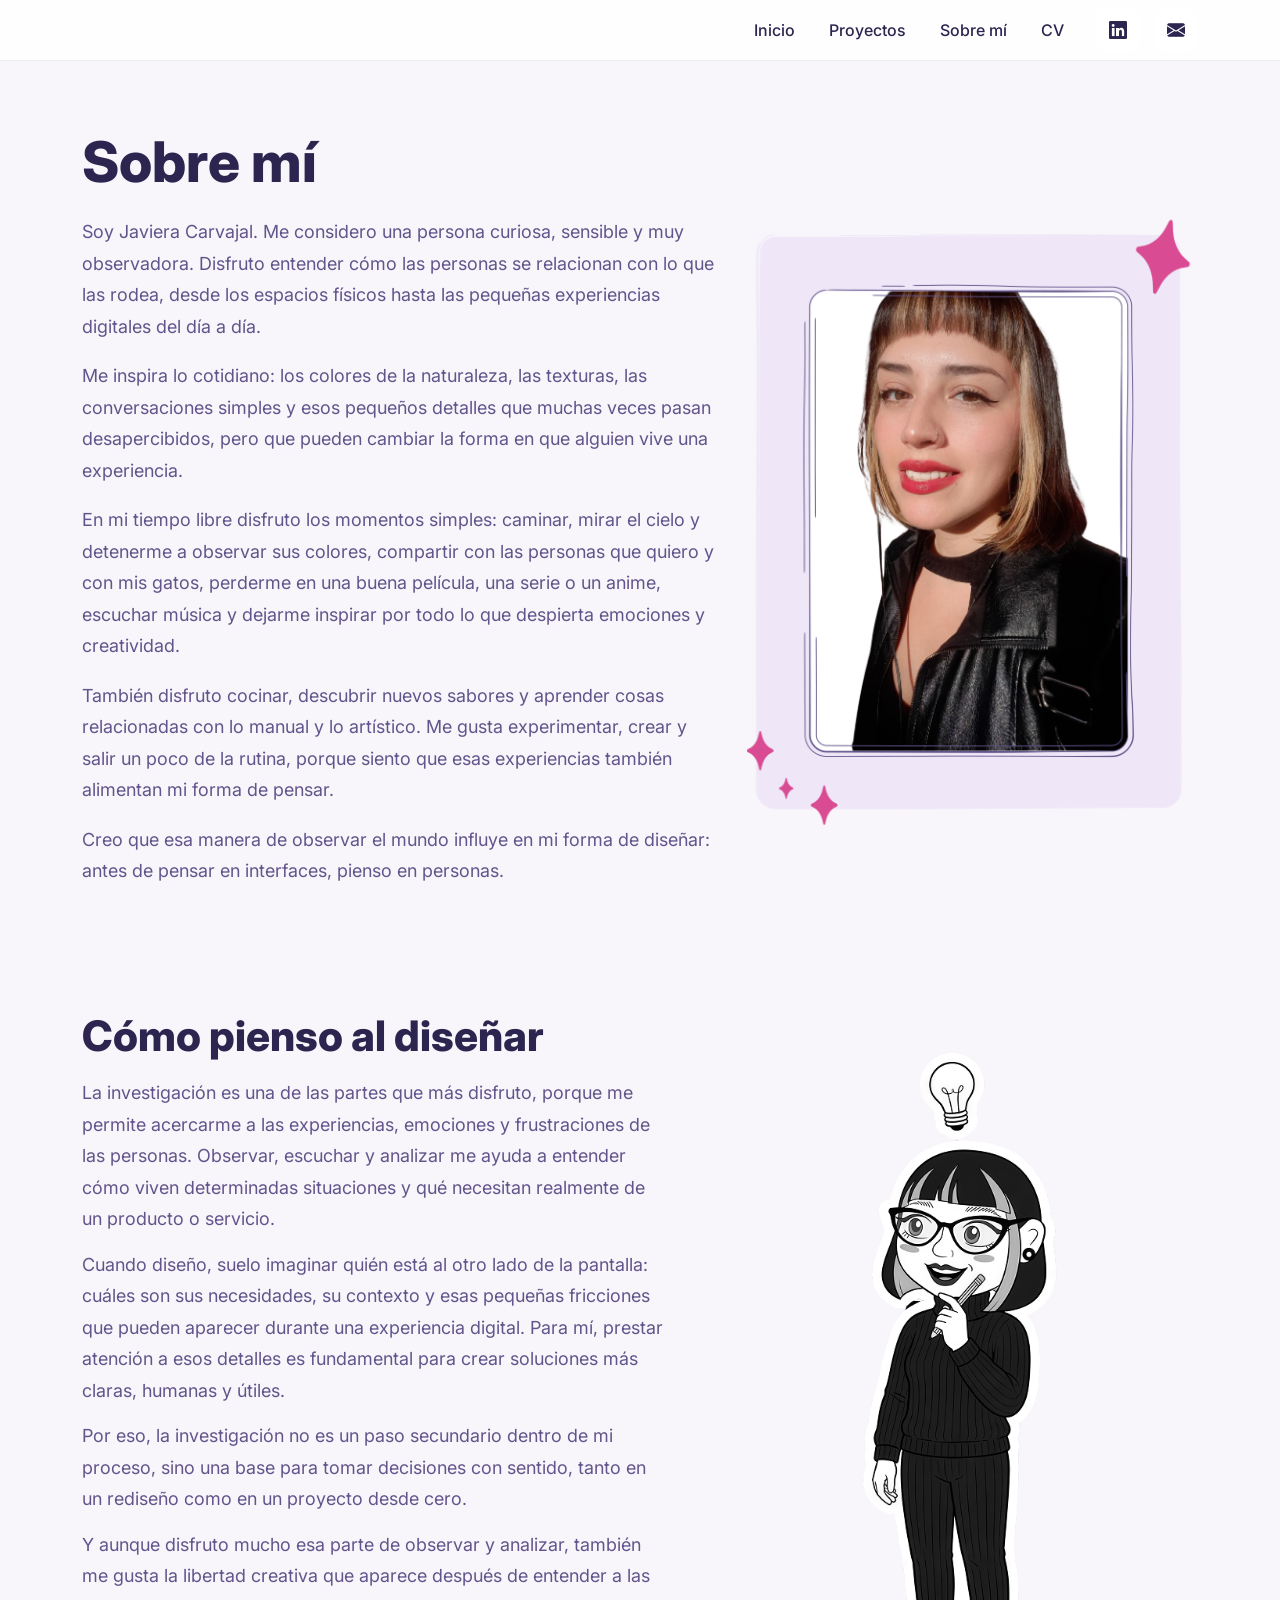
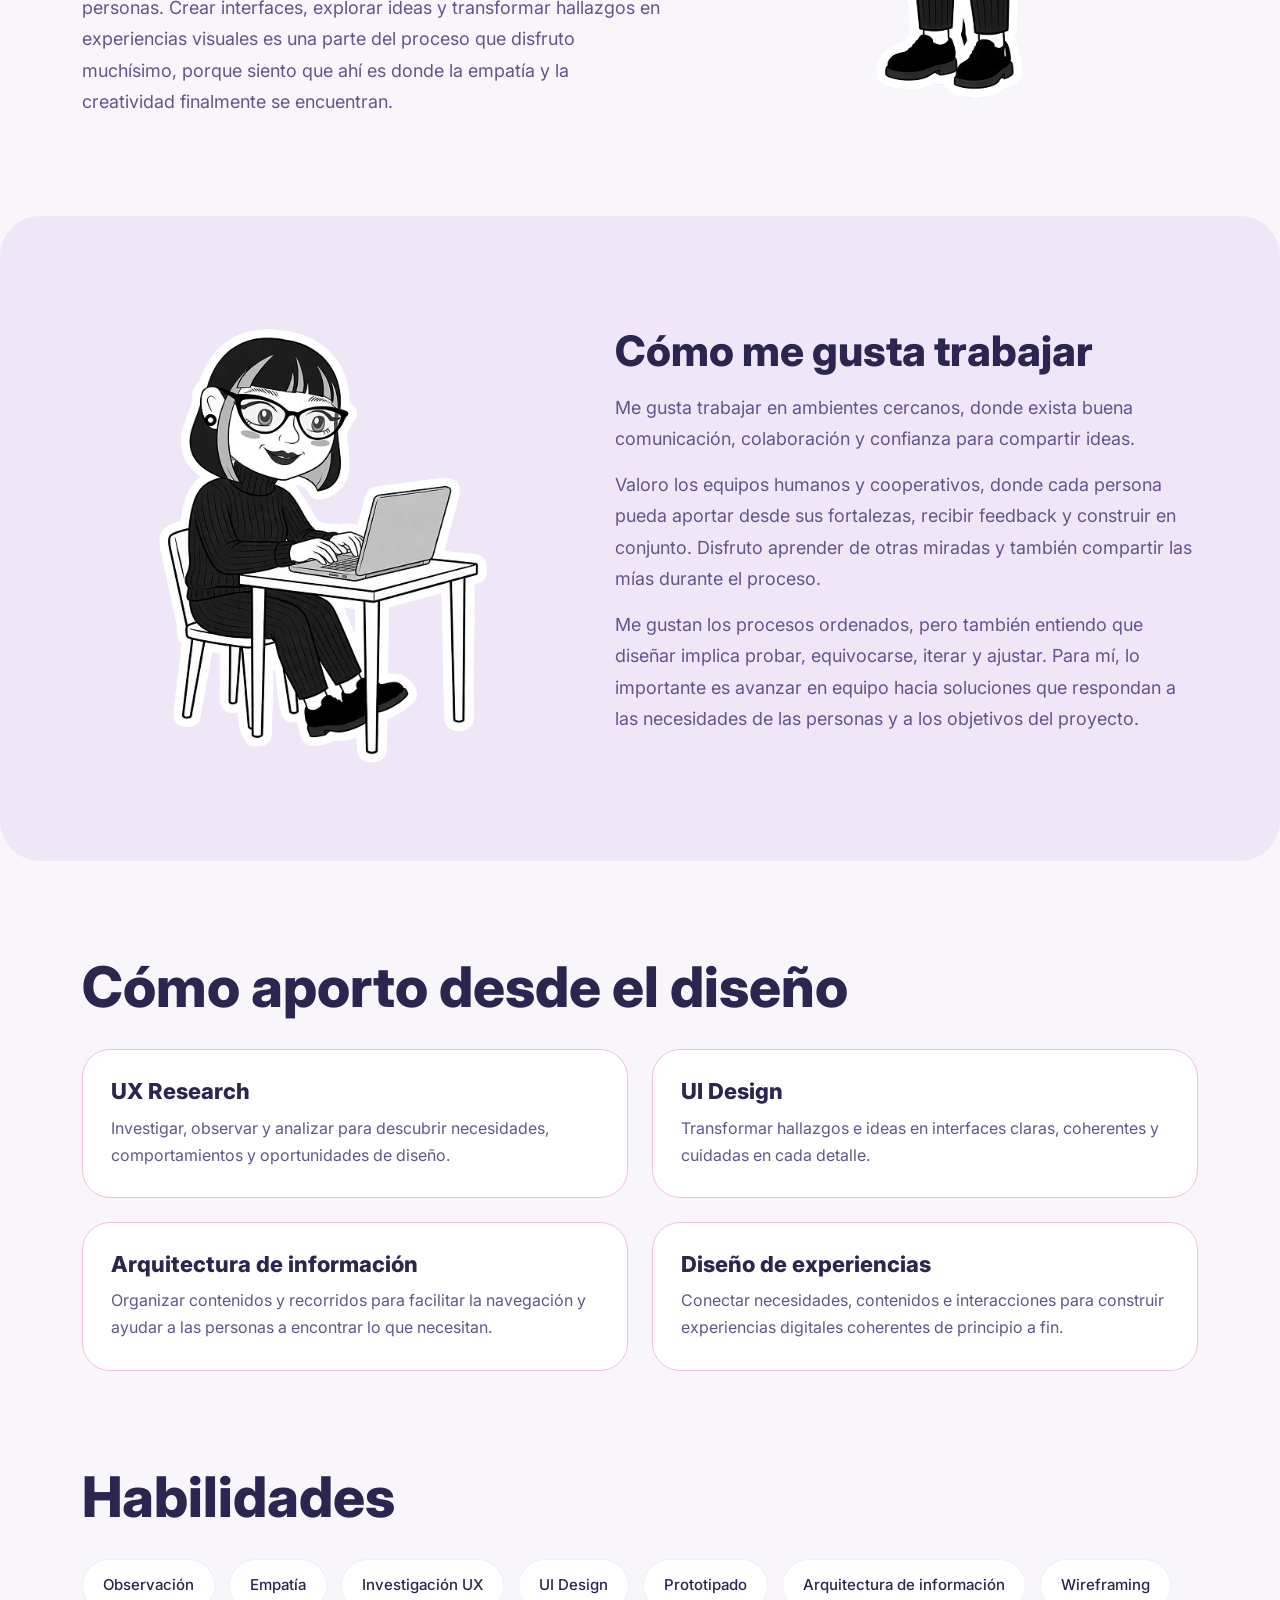
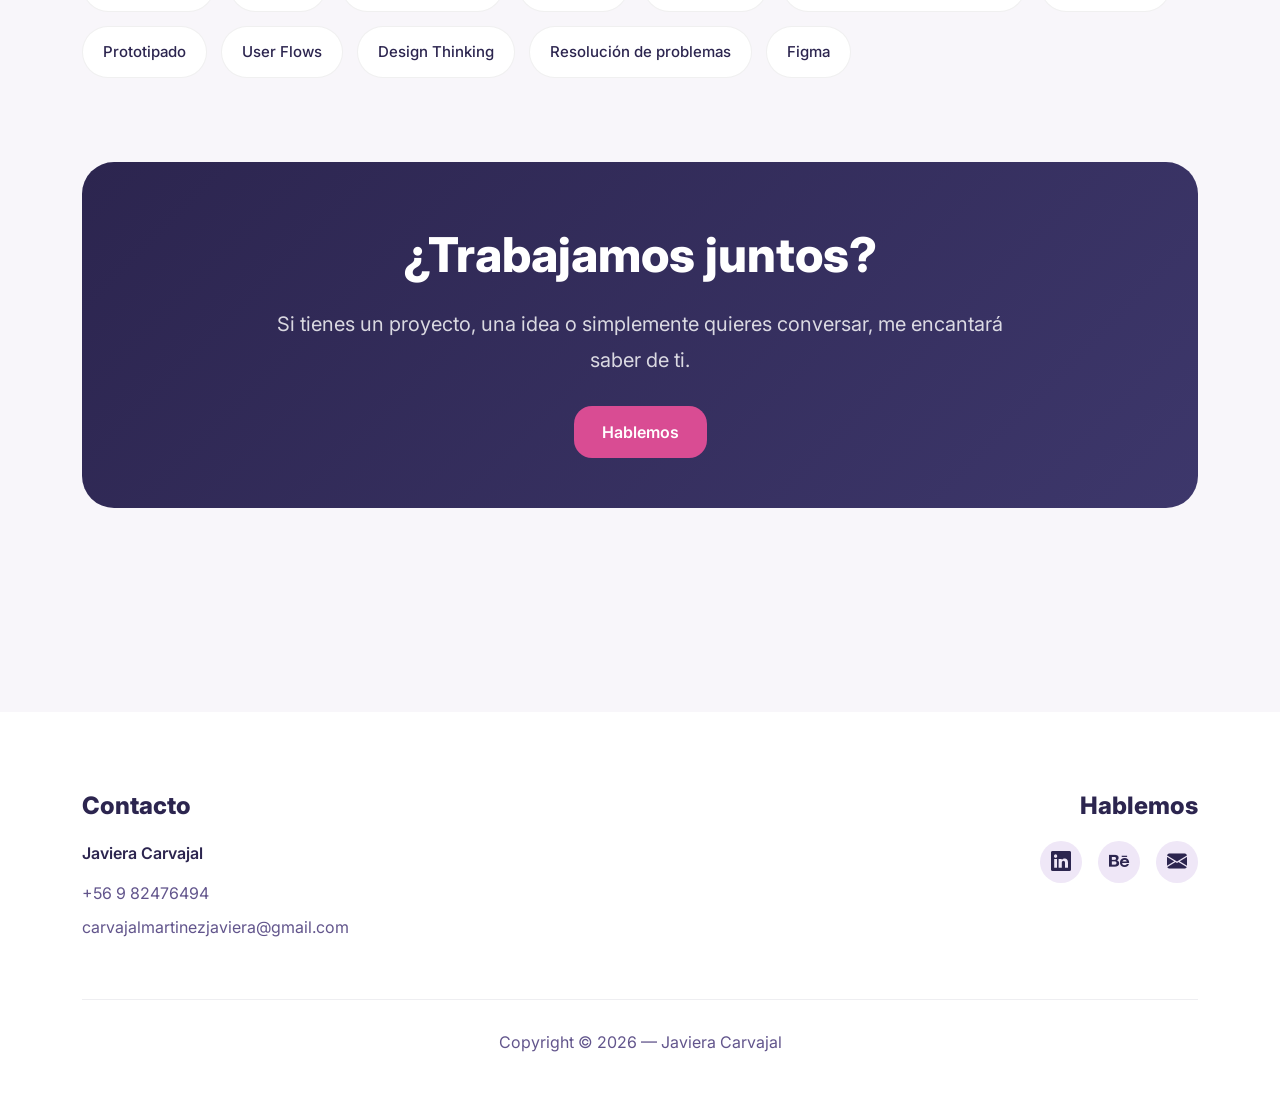
<file: Sobremi.html>
<!DOCTYPE html>
<html lang="es">

<head>

    <meta charset="UTF-8">
    <meta name="viewport" content="width=device-width, initial-scale=1.0">

    <!-- CAMBIAR TÍTULO -->
    <title>Portafolio | Javiera Carvajal</title>

    <!-- CAMBIAR DESCRIPCIÓN -->
    <meta name="description" content="Portafolio UX/UI Designer">

    <!-- CAMBIAR FAVICON -->
    <link rel="icon" type="image/png" href="Assets/img/favicon.png">

    <!-- TIPOGRAFÍA -->
    <!-- PUEDES CAMBIAR INTER POR OUTFIT / POPPINS / MONTSERRAT -->
    <link rel="preconnect" href="https://fonts.googleapis.com">
    <link rel="preconnect" href="https://fonts.gstatic.com" crossorigin>

    <link href="https://fonts.googleapis.com/css2?family=Inter:wght@100..900&display=swap" rel="stylesheet">

    <!-- BOOTSTRAP -->
    <link href="https://cdn.jsdelivr.net/npm/bootstrap@5.3.3/dist/css/bootstrap.min.css" rel="stylesheet">

    <!-- ICONOS -->
    <link rel="stylesheet" href="https://cdn.jsdelivr.net/npm/bootstrap-icons@1.11.3/font/bootstrap-icons.min.css">

    <!-- CSS -->
    <link rel="stylesheet" href="Assets/css/estilos.css">

</head>

<body>


    <!-- ========================= -->
    <!-- NAVBAR -->
    <!-- ========================= -->

    <header>

        <nav class="navbar navbar-expand-lg barraNavegacion fixed-top">

            <div class="container">


                <!-- BOTÓN MOBILE -->
                <button class="navbar-toggler" type="button" data-bs-toggle="collapse" data-bs-target="#menu">
                    <i class="bi bi-list"></i>
                </button>

                <!-- MENÚ -->
                <div class="collapse navbar-collapse" id="menu">

                    <ul class="navbar-nav ms-auto align-items-lg-center">

                        <li class="nav-item">
                            <a class="nav-link" href="index.html">Inicio</a>
                        </li>
                        <li class="nav-item">
                            <a class="nav-link" href="index.html#proyectos">Proyectos</a>
                        </li>

                        <li class="nav-item">
                            <a class="nav-link" href="sobremi.html">Sobre mí</a>
                        </li>

                        <li class="nav-item">
                            <a class="nav-link" target="_blank" href="Assets/archivos/CV Javiera Carvajal.pdf">CV</a>
                        </li>

                        <div class="redesNavbar">

                            <!-- CAMBIAR LINK -->
                            <a target="_blank"
                                href="https://www.linkedin.com/in/javiera-carvajal-mart%C3%ADnez-8755b7207/">
                                <i class="bi bi-linkedin"></i>
                            </a>

                            <!-- CAMBIAR LINK -->
                            <a href="mailto:correo@gmail.com">
                                <i class="bi bi-envelope-fill"></i>
                            </a>

                        </div>

                    </ul>

                </div>

            </div>

        </nav>

    </header>



    <main>

        <!-- ========================= -->
        <!-- HERO ABOUT -->
        <!-- ========================= -->

        <section class="aboutHero">
            <div class="container">

                <div class="row align-items-center gy-5">

                    <article class="col-12 col-lg-7">

                        <h2>
                            Sobre mí
                        </h2>

                        <p class="leadText">
                            Soy Javiera Carvajal. Me considero una persona curiosa, sensible y muy observadora. Disfruto entender cómo las personas se relacionan con lo que las rodea, desde los espacios físicos hasta las pequeñas experiencias digitales del día a día.
                        </p>

                        <p class="leadText">
                            Me inspira lo cotidiano: los colores de la naturaleza, las texturas, las conversaciones simples y esos pequeños detalles que muchas veces pasan desapercibidos, pero que pueden cambiar la forma en que alguien vive una experiencia.
                        </p>

                        <p class="leadText">
                            En mi tiempo libre disfruto los momentos simples: caminar, mirar el cielo y detenerme a observar sus colores, compartir con las personas que quiero y con mis gatos, perderme en una buena película, una serie o un anime, escuchar música y dejarme inspirar por todo lo que despierta emociones y creatividad.
                        </p>

                        <p class="leadText">
                            También disfruto cocinar, descubrir nuevos sabores y aprender cosas relacionadas con lo manual y lo artístico. Me gusta experimentar, crear y salir un poco de la rutina, porque siento que esas experiencias también alimentan mi forma de pensar.
                        </p>

                        <p class="leadText">
                            Creo que esa manera de observar el mundo influye en mi forma de diseñar: antes de pensar en interfaces, pienso en personas.
                        </p>

                    </article>

                    <!-- FOTO EDITORIAL (NO CARD) -->
                    <article class="col-12 col-lg-5">

                        <div class="photoHero">
                            <img src="Assets/img/Acerca de mi.png" alt="Foto Javiera">
                        </div>

                    </article>

                </div>

            </div>
        </section>



        <!-- ========================= -->
        <!-- STORY 1 -->
        <!-- ========================= -->

        <section class="storySection">

            <div class="container">

                <div class="storyGrid">

                    <div class="storyText">

                        <h2>Cómo pienso al diseñar</h2>

                        <p> La investigación es una de las partes que más disfruto, porque me permite acercarme a las experiencias, emociones y frustraciones de las personas. Observar, escuchar y analizar me ayuda a entender cómo viven determinadas situaciones y qué necesitan realmente de un producto o servicio.<p>

                        <p> Cuando diseño, suelo imaginar quién está al otro lado de la pantalla: cuáles son sus necesidades, su contexto y esas pequeñas fricciones que pueden aparecer durante una experiencia digital. Para mí, prestar atención a esos detalles es fundamental para crear soluciones más claras, humanas y útiles.<p>

                        <p> Por eso, la investigación no es un paso secundario dentro de mi proceso, sino una base para tomar decisiones con sentido, tanto en un rediseño como en un proyecto desde cero.<p>

                        <p> Y aunque disfruto mucho esa parte de observar y analizar, también me gusta la libertad creativa que aparece después de entender a las personas. Crear interfaces, explorar ideas y transformar hallazgos en experiencias visuales es una parte del proceso que disfruto muchísimo, porque siento que ahí es donde la empatía y la creatividad finalmente se encuentran.</p>

                    </div>

                    <div class="storyMedia">
                        <img src="Assets/img/Idea.png" alt="Lifestyle">
                    </div>
                </div>

            </div>

        </section>


        <!-- ========================= -->
        <!-- STORY 2 -->
        <!-- ========================= -->

        <section class="storySection highlight">

            <div class="container">

                <div class="storyGrid reverse">

                    <div class="storyMedia">
                        <img src="Assets/img/Trabajo.png" alt="Trabajo">
                    </div>

                    <div class="storyText">

                        <h2>Cómo me gusta trabajar</h2>

                        <p>Me gusta trabajar en ambientes cercanos, donde exista buena comunicación, colaboración y confianza para compartir ideas.</p>

                        <p> Valoro los equipos humanos y cooperativos, donde cada persona pueda aportar desde sus fortalezas, recibir feedback y construir en conjunto. Disfruto aprender de otras miradas y también compartir las mías durante el proceso.</p>

                        <p>Me gustan los procesos ordenados, pero también entiendo que diseñar implica probar, equivocarse, iterar y ajustar. Para mí, lo importante es avanzar en equipo hacia soluciones que respondan a las necesidades de las personas y a los objetivos del proyecto. </p>

                    </div>

                </div>

            </div>

        </section>

        <!-- ========================= -->
        <!-- LO QUE HAGO BIEN -->
        <!-- ========================= -->

        <section class="skillsSection">

            <div class="container">

                <h2 class="sectionTitle">Cómo aporto desde el diseño</h2>

                <div class="skillsGrid skillsGrid--story">

                    <div class="skillBlock">
                        <h3>UX Research</h3>
                        <p>Investigar, observar y analizar para descubrir necesidades, comportamientos y oportunidades de diseño.</p>
                    </div>

                    <div class="skillBlock">
                        <h3>UI Design</h3>
                        <p>Transformar hallazgos e ideas en interfaces claras, coherentes y cuidadas en cada detalle.</p>
                    </div>

                    <div class="skillBlock">
                        <h3>Arquitectura de información</h3>
                        <p>Organizar contenidos y recorridos para facilitar la navegación y ayudar a las personas a encontrar lo que necesitan.</p>
                    </div>

                    <div class="skillBlock">
                        <h3>Diseño de experiencias</h3>
                        <p>Conectar necesidades, contenidos e interacciones para construir experiencias digitales coherentes de principio a fin.</p>
                    </div>

                </div>

            </div>

        </section>


        <!-- ========================= -->
        <!-- HABILIDADES -->
        <!-- ========================= -->

        <section class="skillsSection">

            <div class="container">

                <h2 class="sectionTitle">Habilidades</h2>

                <div class="skillsGrid--chips">

                    <div class="skillCard">Observación</div>
                    <div class="skillCard">Empatía</div>
                    <div class="skillCard">Investigación UX</div>
                    <div class="skillCard">UI Design</div>
                    <div class="skillCard">Prototipado</div>
                    <div class="skillCard">Arquitectura de información</div>
                    <div class="skillCard">Wireframing</div>
                    <div class="skillCard">Prototipado</div>
                    <div class="skillCard">User Flows</div>
                    <div class="skillCard">Design Thinking</div>
                    <div class="skillCard">Resolución de problemas</div>
                                        <div class="skillCard">Figma</div>

                </div>

            </div>

        </section>


        <!-- ========================= -->
        <!-- CTA -->
        <!-- ========================= -->

        <section class="ctaSection">

            <div class="container">

                <div class="ctaCard">

                    <h2>¿Trabajamos juntos?</h2>

                    <p>
                      Si tienes un proyecto, una idea o simplemente quieres conversar, me encantará saber de ti.</p>
                    <a class="btnTerciario" href="mailto:correo@gmail.com">
                        Hablemos
                    </a>

                </div>

            </div>

        </section>

    </main>

    <!-- ========================= -->
    <!-- FOOTER -->
    <!-- ========================= -->

    <footer class="footer">

        <div class="container">

            <div class="row gy-5">

                <article class="col-12 col-md-6">

                    <h4>Contacto</h4>

                    <p class="nombreFooter">
                        Javiera Carvajal
                    </p>

                    <ul class="listaFooter">

                        <li>
                            <a href="tel:+56982476494">
                                +56 9 82476494
                            </a>
                        </li>

                        <li>
                            <a href="mailto:carvajalmartinezjaviera@gmail.com">
                                carvajalmartinezjaviera@gmail.com
                            </a>
                        </li>

                    </ul>

                </article>


                <article class="col-12 col-md-6 text-md-end">

                    <h4>Hablemos</h4>

                    <div class="redesFooter">

                        <a target="_blank" href="https://linkedin.com">
                            <i class="bi bi-linkedin"></i>
                        </a>

                        <a target="_blank" href="https://behance.net">
                            <i class="bi bi-behance"></i>
                        </a>

                        <a href="mailto:correo@gmail.com">
                            <i class="bi bi-envelope-fill"></i>
                        </a>

                    </div>

                </article>

            </div>


            <section class="copyright">
                <p>
                    Copyright © 2026 — Javiera Carvajal
                </p>
            </section>

        </div>

    </footer>



    <!-- BOOTSTRAP JS -->
    <script src="https://cdn.jsdelivr.net/npm/bootstrap@5.3.3/dist/js/bootstrap.bundle.min.js"></script>

</body>

</html>
</file>
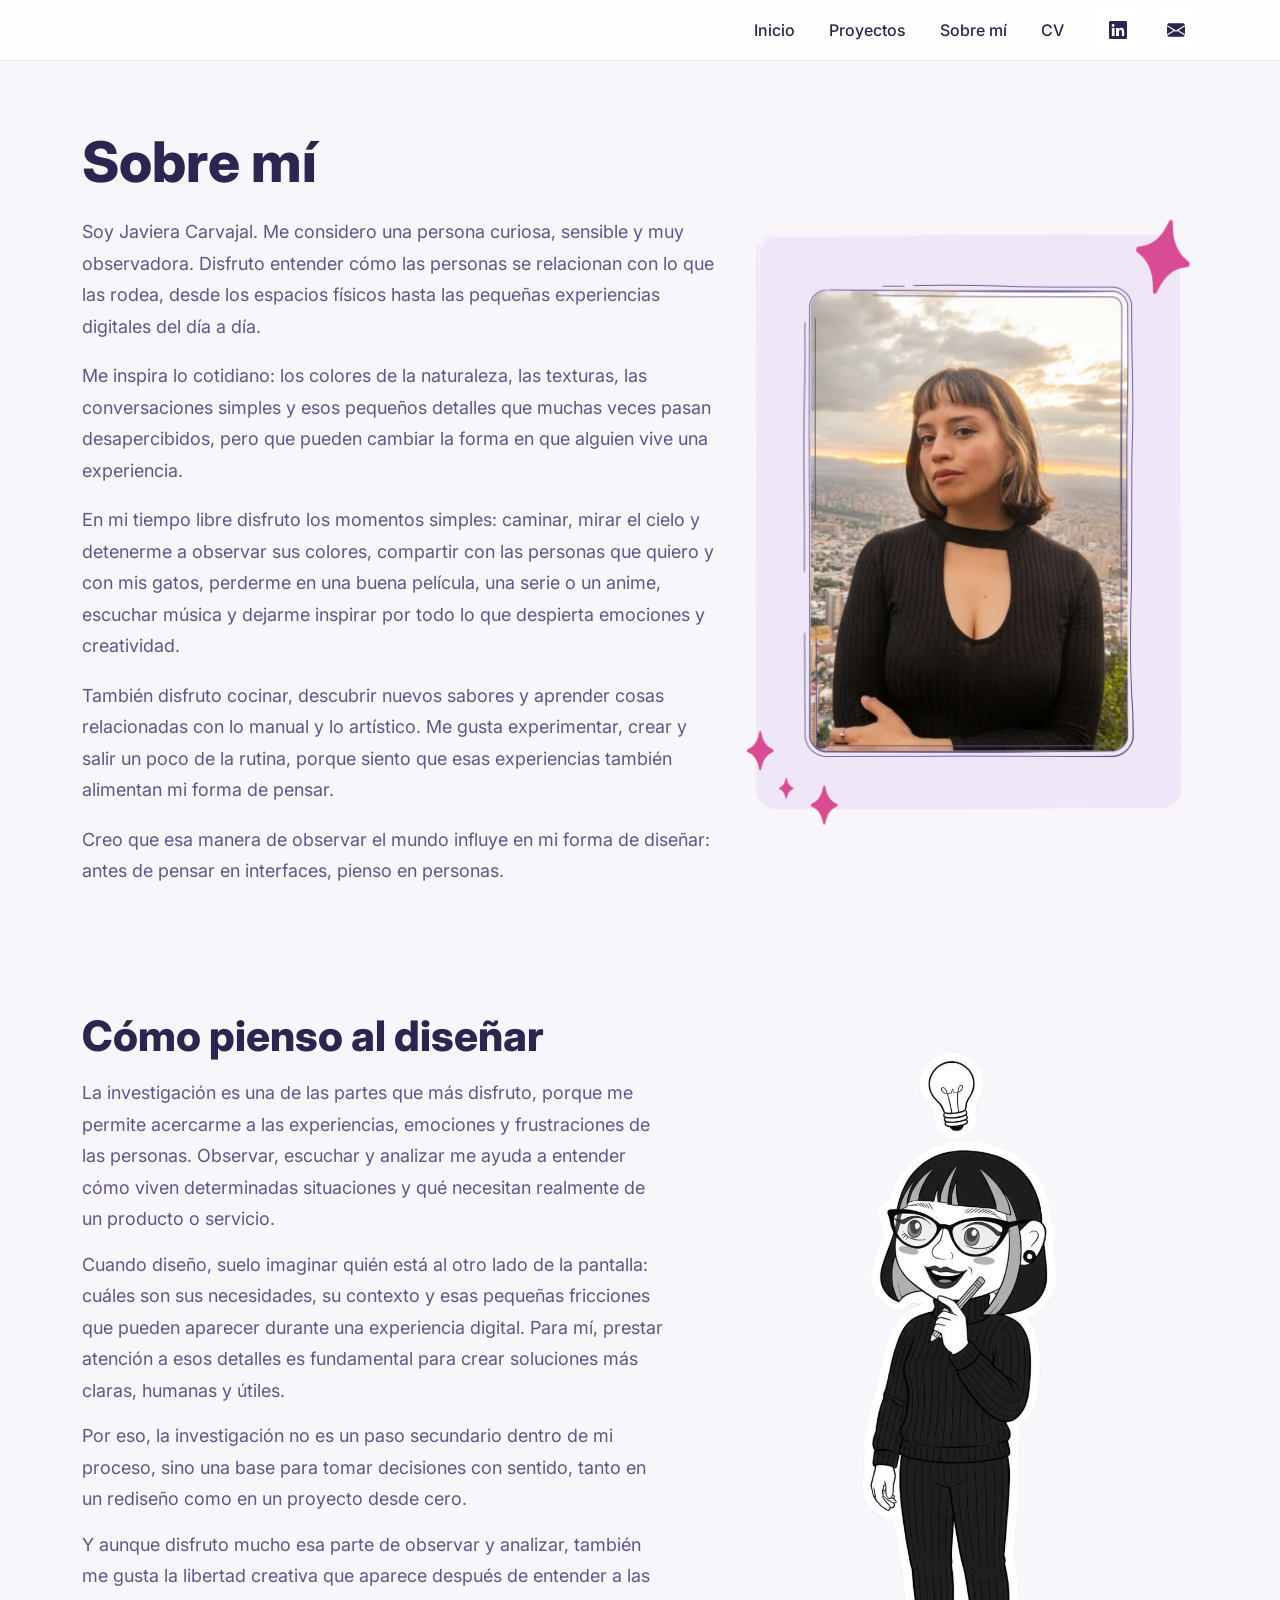
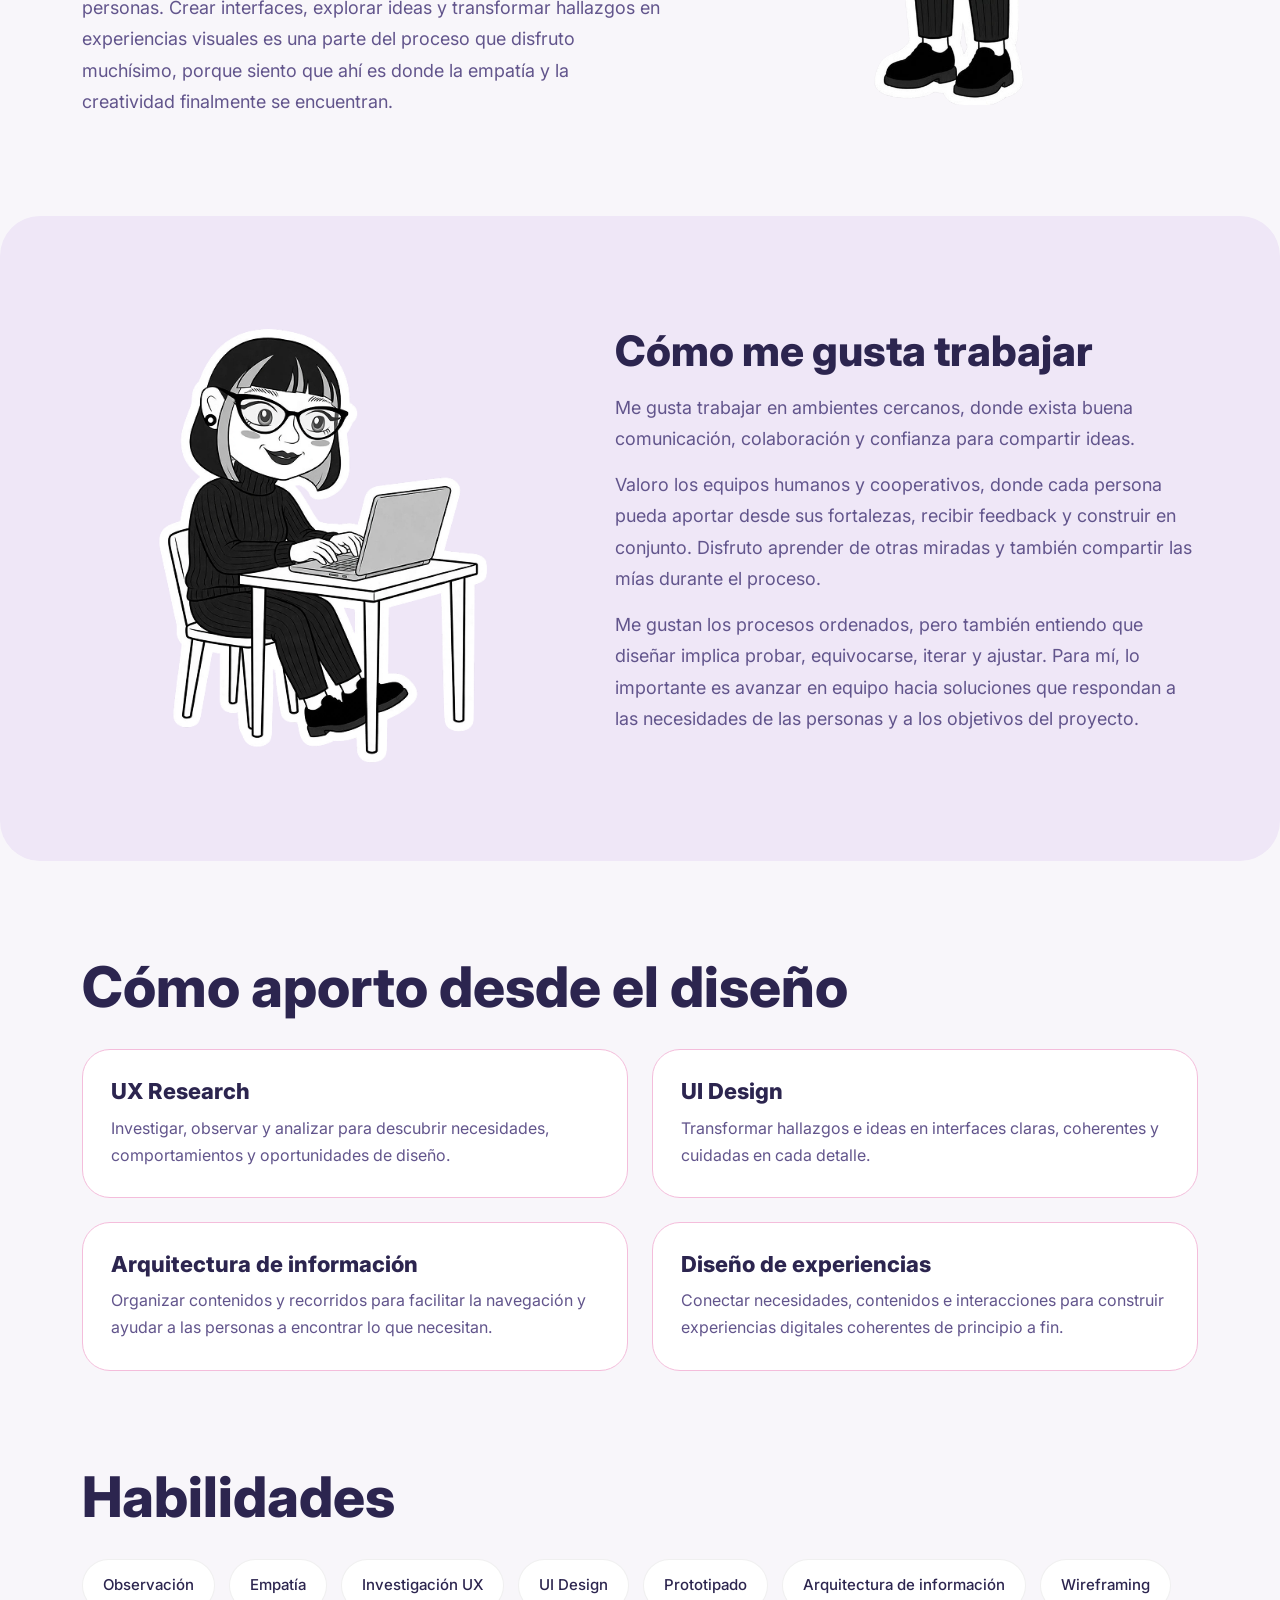
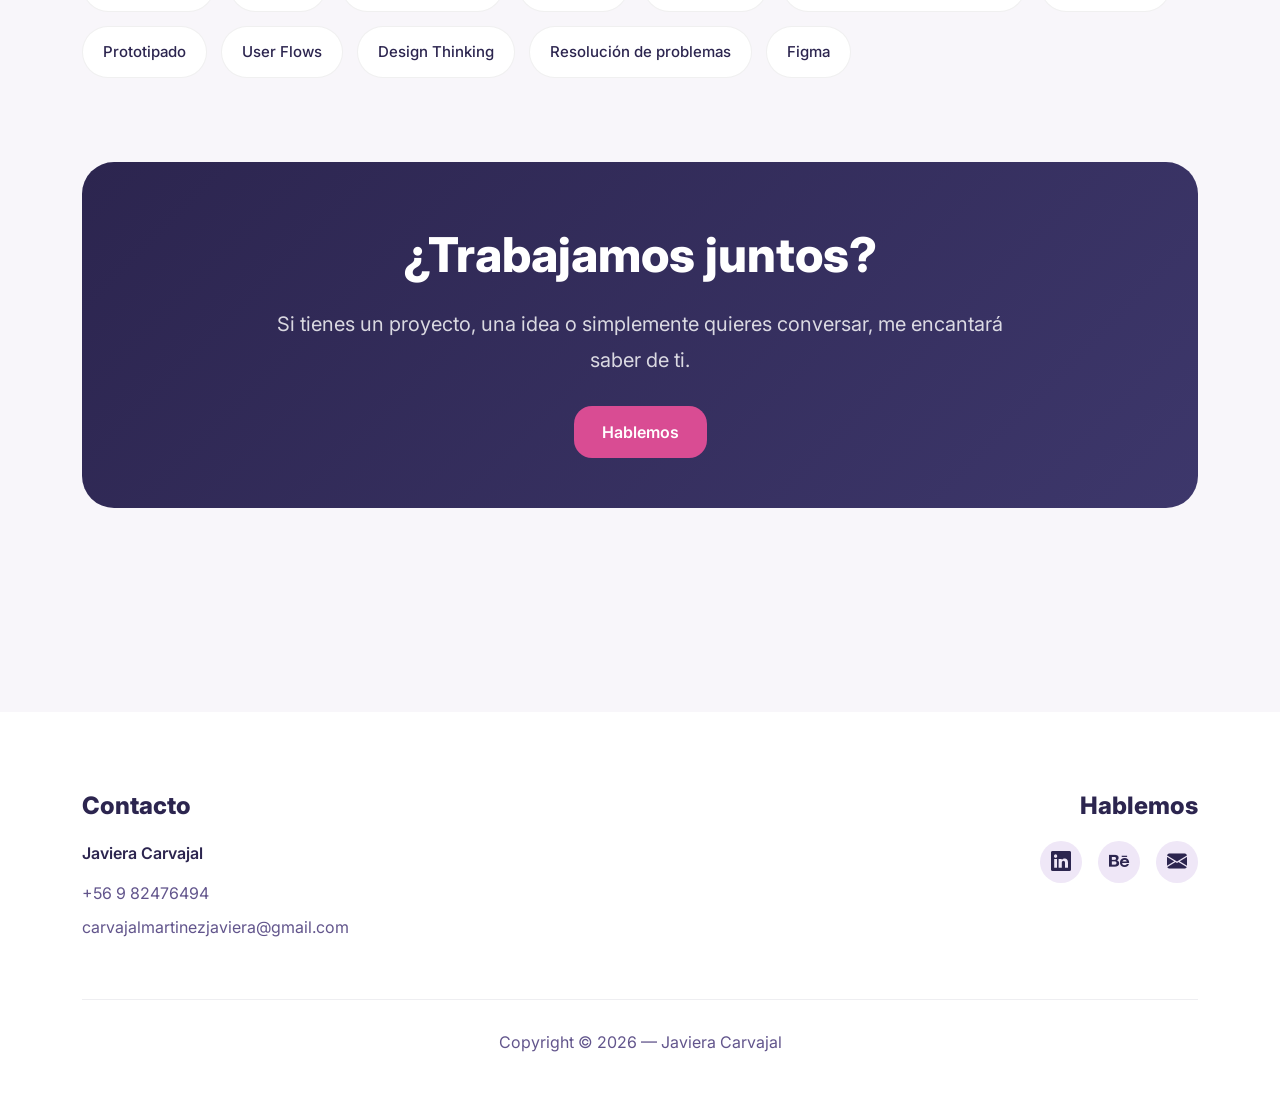
<file: sobremi.html>
<!DOCTYPE html>
<html lang="es">

<head>

    <meta charset="UTF-8">
    <meta name="viewport" content="width=device-width, initial-scale=1.0">

    <!-- CAMBIAR TÍTULO -->
    <title>Portafolio | Javiera Carvajal</title>

    <!-- CAMBIAR DESCRIPCIÓN -->
    <meta name="description" content="Portafolio UX/UI Designer">

    <!-- CAMBIAR FAVICON -->
    <link rel="icon" type="image/png" href="Assets/img/favicon.png">

    <!-- TIPOGRAFÍA -->
    <!-- PUEDES CAMBIAR INTER POR OUTFIT / POPPINS / MONTSERRAT -->
    <link rel="preconnect" href="https://fonts.googleapis.com">
    <link rel="preconnect" href="https://fonts.gstatic.com" crossorigin>

    <link href="https://fonts.googleapis.com/css2?family=Inter:wght@100..900&display=swap" rel="stylesheet">

    <!-- BOOTSTRAP -->
    <link href="https://cdn.jsdelivr.net/npm/bootstrap@5.3.3/dist/css/bootstrap.min.css" rel="stylesheet">

    <!-- ICONOS -->
    <link rel="stylesheet" href="https://cdn.jsdelivr.net/npm/bootstrap-icons@1.11.3/font/bootstrap-icons.min.css">

    <!-- CSS -->
    <link rel="stylesheet" href="Assets/css/estilos.css">

</head>

<body>


    <!-- ========================= -->
    <!-- NAVBAR -->
    <!-- ========================= -->

    <header>

        <nav class="navbar navbar-expand-lg barraNavegacion fixed-top">

            <div class="container">


                <!-- BOTÓN MOBILE -->
                <button class="navbar-toggler" type="button" data-bs-toggle="collapse" data-bs-target="#menu">
                    <i class="bi bi-list"></i>
                </button>

                <!-- MENÚ -->
                <div class="collapse navbar-collapse" id="menu">

                    <ul class="navbar-nav ms-auto align-items-lg-center">

                        <li class="nav-item">
                            <a class="nav-link" href="index.html">Inicio</a>
                        </li>
                        <li class="nav-item">
                            <a class="nav-link" href="index.html#proyectos">Proyectos</a>
                        </li>

                        <li class="nav-item">
                            <a class="nav-link" href="sobremi.html">Sobre mí</a>
                        </li>

                        <li class="nav-item">
                            <a class="nav-link" target="_blank" href="Assets/archivos/Javiera Carvajal CV.pdf">CV</a>
                        </li>

                        <div class="redesNavbar">

                            <!-- CAMBIAR LINK -->
                            <a target="_blank"
                                href="https://www.linkedin.com/in/javiera-carvajal-mart%C3%ADnez-8755b7207/">
                                <i class="bi bi-linkedin"></i>
                            </a>

                            <!-- CAMBIAR LINK -->
                            <a href="mailto:correo@gmail.com">
                                <i class="bi bi-envelope-fill"></i>
                            </a>

                        </div>

                    </ul>

                </div>

            </div>

        </nav>

    </header>



    <main>

        <!-- ========================= -->
        <!-- HERO ABOUT -->
        <!-- ========================= -->

        <section class="aboutHero">
            <div class="container">

                <div class="row align-items-center gy-5">

                    <article class="col-12 col-lg-7">

                        <h2>
                            Sobre mí
                        </h2>

                        <p class="leadText">
                            Soy Javiera Carvajal. Me considero una persona curiosa, sensible y muy observadora. Disfruto entender cómo las personas se relacionan con lo que las rodea, desde los espacios físicos hasta las pequeñas experiencias digitales del día a día.
                        </p>

                        <p class="leadText">
                            Me inspira lo cotidiano: los colores de la naturaleza, las texturas, las conversaciones simples y esos pequeños detalles que muchas veces pasan desapercibidos, pero que pueden cambiar la forma en que alguien vive una experiencia.
                        </p>

                        <p class="leadText">
                            En mi tiempo libre disfruto los momentos simples: caminar, mirar el cielo y detenerme a observar sus colores, compartir con las personas que quiero y con mis gatos, perderme en una buena película, una serie o un anime, escuchar música y dejarme inspirar por todo lo que despierta emociones y creatividad.
                        </p>

                        <p class="leadText">
                            También disfruto cocinar, descubrir nuevos sabores y aprender cosas relacionadas con lo manual y lo artístico. Me gusta experimentar, crear y salir un poco de la rutina, porque siento que esas experiencias también alimentan mi forma de pensar.
                        </p>

                        <p class="leadText">
                            Creo que esa manera de observar el mundo influye en mi forma de diseñar: antes de pensar en interfaces, pienso en personas.
                        </p>

                    </article>

                    <!-- FOTO EDITORIAL (NO CARD) -->
                    <article class="col-12 col-lg-5">

                        <div class="photoHero">
                            <img src="Assets/img/sobremi.png" alt="Foto Javiera">
                        </div>

                    </article>

                </div>

            </div>
        </section>



        <!-- ========================= -->
        <!-- STORY 1 -->
        <!-- ========================= -->

        <section class="storySection">

            <div class="container">

                <div class="storyGrid">

                    <div class="storyText">

                        <h2>Cómo pienso al diseñar</h2>

                        <p> La investigación es una de las partes que más disfruto, porque me permite acercarme a las experiencias, emociones y frustraciones de las personas. Observar, escuchar y analizar me ayuda a entender cómo viven determinadas situaciones y qué necesitan realmente de un producto o servicio.<p>

                        <p> Cuando diseño, suelo imaginar quién está al otro lado de la pantalla: cuáles son sus necesidades, su contexto y esas pequeñas fricciones que pueden aparecer durante una experiencia digital. Para mí, prestar atención a esos detalles es fundamental para crear soluciones más claras, humanas y útiles.<p>

                        <p> Por eso, la investigación no es un paso secundario dentro de mi proceso, sino una base para tomar decisiones con sentido, tanto en un rediseño como en un proyecto desde cero.<p>

                        <p> Y aunque disfruto mucho esa parte de observar y analizar, también me gusta la libertad creativa que aparece después de entender a las personas. Crear interfaces, explorar ideas y transformar hallazgos en experiencias visuales es una parte del proceso que disfruto muchísimo, porque siento que ahí es donde la empatía y la creatividad finalmente se encuentran.</p>

                    </div>

                    <div class="storyMedia">
                        <img src="Assets/img/Idea2.png" alt="Lifestyle">
                    </div>
                </div>

            </div>

        </section>


        <!-- ========================= -->
        <!-- STORY 2 -->
        <!-- ========================= -->

        <section class="storySection highlight">

            <div class="container">

                <div class="storyGrid reverse">

                    <div class="storyMedia">
                        <img src="Assets/img/Trabajo.png" alt="Trabajo">
                    </div>

                    <div class="storyText">

                        <h2>Cómo me gusta trabajar</h2>

                        <p>Me gusta trabajar en ambientes cercanos, donde exista buena comunicación, colaboración y confianza para compartir ideas.</p>

                        <p> Valoro los equipos humanos y cooperativos, donde cada persona pueda aportar desde sus fortalezas, recibir feedback y construir en conjunto. Disfruto aprender de otras miradas y también compartir las mías durante el proceso.</p>

                        <p>Me gustan los procesos ordenados, pero también entiendo que diseñar implica probar, equivocarse, iterar y ajustar. Para mí, lo importante es avanzar en equipo hacia soluciones que respondan a las necesidades de las personas y a los objetivos del proyecto. </p>

                    </div>

                </div>

            </div>

        </section>

        <!-- ========================= -->
        <!-- LO QUE HAGO BIEN -->
        <!-- ========================= -->

        <section class="skillsSection">

            <div class="container">

                <h2 class="sectionTitle">Cómo aporto desde el diseño</h2>

                <div class="skillsGrid skillsGrid--story">

                    <div class="skillBlock">
                        <h3>UX Research</h3>
                        <p>Investigar, observar y analizar para descubrir necesidades, comportamientos y oportunidades de diseño.</p>
                    </div>

                    <div class="skillBlock">
                        <h3>UI Design</h3>
                        <p>Transformar hallazgos e ideas en interfaces claras, coherentes y cuidadas en cada detalle.</p>
                    </div>

                    <div class="skillBlock">
                        <h3>Arquitectura de información</h3>
                        <p>Organizar contenidos y recorridos para facilitar la navegación y ayudar a las personas a encontrar lo que necesitan.</p>
                    </div>

                    <div class="skillBlock">
                        <h3>Diseño de experiencias</h3>
                        <p>Conectar necesidades, contenidos e interacciones para construir experiencias digitales coherentes de principio a fin.</p>
                    </div>

                </div>

            </div>

        </section>


        <!-- ========================= -->
        <!-- HABILIDADES -->
        <!-- ========================= -->

        <section class="skillsSection">

            <div class="container">

                <h2 class="sectionTitle">Habilidades</h2>

                <div class="skillsGrid--chips">

                    <div class="skillCard">Observación</div>
                    <div class="skillCard">Empatía</div>
                    <div class="skillCard">Investigación UX</div>
                    <div class="skillCard">UI Design</div>
                    <div class="skillCard">Prototipado</div>
                    <div class="skillCard">Arquitectura de información</div>
                    <div class="skillCard">Wireframing</div>
                    <div class="skillCard">Prototipado</div>
                    <div class="skillCard">User Flows</div>
                    <div class="skillCard">Design Thinking</div>
                    <div class="skillCard">Resolución de problemas</div>
                                        <div class="skillCard">Figma</div>

                </div>

            </div>

        </section>


        <!-- ========================= -->
        <!-- CTA -->
        <!-- ========================= -->

        <section class="ctaSection">

            <div class="container">

                <div class="ctaCard">

                    <h2>¿Trabajamos juntos?</h2>

                    <p>
                      Si tienes un proyecto, una idea o simplemente quieres conversar, me encantará saber de ti.</p>
                    <a class="btnTerciario" href="mailto:correo@gmail.com">
                        Hablemos
                    </a>

                </div>

            </div>

        </section>

    </main>

    <!-- ========================= -->
    <!-- FOOTER -->
    <!-- ========================= -->

    <footer class="footer">

        <div class="container">

            <div class="row gy-5">

                <article class="col-12 col-md-6">

                    <h4>Contacto</h4>

                    <p class="nombreFooter">
                        Javiera Carvajal
                    </p>

                    <ul class="listaFooter">

                        <li>
                            <a href="tel:+56982476494">
                                +56 9 82476494
                            </a>
                        </li>

                        <li>
                            <a href="mailto:carvajalmartinezjaviera@gmail.com">
                                carvajalmartinezjaviera@gmail.com
                            </a>
                        </li>

                    </ul>

                </article>


                <article class="col-12 col-md-6 text-md-end">

                    <h4>Hablemos</h4>

                    <div class="redesFooter">

                        <a target="_blank" href="https://www.linkedin.com/in/javiera-carvajal-mart%C3%ADnez-8755b7207/">
                            <i class="bi bi-linkedin"></i>
                        </a>

                        <a target="_blank" href="https://www.behance.net/javieracarvaja2">
                            <i class="bi bi-behance"></i>
                        </a>

                        <a href="mailto:correo@gmail.com">
                            <i class="bi bi-envelope-fill"></i>
                        </a>

                    </div>

                </article>

            </div>


            <section class="copyright">
                <p>
                    Copyright © 2026 — Javiera Carvajal
                </p>
            </section>

        </div>

    </footer>



    <!-- BOOTSTRAP JS -->
    <script src="https://cdn.jsdelivr.net/npm/bootstrap@5.3.3/dist/js/bootstrap.bundle.min.js"></script>

</body>

</html>
</file>
<file: Assets/css/estilos.css>
/* ========================= */
/* VARIABLES */
/* ========================= */

:root {
    --fondo: #F8F6FA;
    --blanco: #FFFFFF;
    --TextoTitulo: #2C254F;
    --TextoParrafo: #62558C;
    --TextoNavbar: #D94C93;
    --ColorFondoClaro: #F7D7E8;
    --ColorFondoClaro2: #EFE7F7;
    --ColorFondoClaro3: #D9D1E8;
    --ColorCardOscura: #2C254F;
    --ColorHoverOscuro: #221C3F;
    --BordeSuave: rgba(44, 37, 79, 0.08);
    --SombraSuave: 0 20px 60px rgba(44, 37, 79, 0.08);
    --colorNavbar: rgba(255,255,255,0.88);

    --anchoContenido: 1200px;
    --espacioSeccion: 84px;
    --espacioSeccionMobile: 64px;
    --tituloSeccion: 56px;
    --tituloSeccionMobile: 40px;
    --textoBase: 18px;
    --radioCard: 28px;
}


/* ========================= */
/* GENERALES */
/* ========================= */

body {
    font-family: 'Inter', sans-serif;
    background: var(--fondo);
    color: var(--TextoTitulo);
}

img {
    width: 100%;
    display: block;
}

section {
    padding-top: var(--espacioSeccion);
}

h1,
h2,
h3,
h4 {
    font-weight: 800;
    color: var(--TextoTitulo);
}


/* ========================= */
/* NAVBAR */
/* ========================= */

.barraNavegacion {
    background: var(--colorNavbar);
    backdrop-filter: blur(14px);
    border-bottom: 1px solid var(--BordeSuave);
}

.logo {
    width: 56px;
}

.nav-link {
    color: var(--TextoTitulo);
    margin-left: 18px;
    font-weight: 500;
}

.redesNavbar {
    display: flex;
    gap: 14px;
    margin-left: 24px;
}

.redesNavbar a {
    width: 44px;
    height: 44px;
    border-radius: 14px;
    background: var(--blanco);
    display: flex;
    align-items: center;
    justify-content: center;
    color: var(--TextoTitulo);
    font-size: 18px;
    transition: all 0.25s ease;
}

.navbar .nav-link.active {
    color: var(--TextoNavbar);
    font-weight: 600;
}

.navbar .nav-link.active::after {
    width: 100%;
}

.navbar .nav-link {
    position: relative;
    transition: all 0.2s ease;
}

.navbar .nav-link:hover {
    color: var(--TextoNavbar);
}

.navbar .nav-link::after {
    content: "";
    position: absolute;
    left: 0;
    bottom: -4px;
    width: 0;
    height: 2px;
    background: var(--TextoNavbar);
    transition: width 0.25s ease;
}

.navbar .nav-link:hover::after {
    width: 100%;
}

.navbar .nav-link:active {
    transform: scale(0.96);
}


/* ========================= */
/* HERO */
/* ========================= */

.hero {
    padding-top: 132px;
    padding-bottom: 72px;
}

.hero h1 {
    font-size: 82px;
    line-height: 1.08;
    margin-bottom: 28px;
}

.estadoDisponible {
    display: inline-flex;
    align-items: center;
    gap: 10px;
    background: var(--blanco);
    padding: 14px 22px;
    border-radius: 999px;
    margin-bottom: 40px;
    box-shadow: var(--SombraSuave);
}

.nombrePortfolio {
    font-size: 14px;
    letter-spacing: 3px;
    color: var(--TextoNavbar);
    margin-bottom: 24px;
}

.circulo {
    width: 10px;
    height: 10px;
    background: #58A689;
    border-radius: 50%;
}

.descripcionHero {
    font-size: 22px;
    line-height: 1.7;
    color: var(--TextoParrafo);
    max-width: 650px;
    margin-bottom: 40px;
}

.contenedorBotones {
    display: flex;
    flex-wrap: wrap;
    gap: 16px;
}


/* ========================= */
/* BOTONES GENERALES */
/* ========================= */

.btnPrincipal {
    background: var(--TextoNavbar);
    color: var(--blanco);
    padding: 16px 28px;
    border-radius: 18px;
    border: none;
    font-weight: 600;
    text-decoration: none;
}

.btnPrincipal:hover {
    background: var(--TextoTitulo);
    color: var(--blanco);
}

.btnSecundario {
    background: var(--blanco);
    color: var(--TextoTitulo);
    padding: 16px 28px;
    border-radius: 18px;
    border: 1px solid var(--ColorFondoClaro);
    font-weight: 600;
    text-decoration: none;
}

.btnSecundario:hover {
    background: var(--ColorFondoClaro);
    color: var(--TextoTitulo);
}

.btnTerciario {
    background: var(--TextoNavbar);
    color: var(--blanco);
    padding: 16px 28px;
    border-radius: 18px;
    font-weight: 600;
    text-decoration: none;
}

.btnTerciario:hover {
    background: var(--blanco);
    color: var(--TextoNavbar);
}


/* ========================= */
/* CARD PRESENTACIÓN */
/* ========================= */

.cardPresentacion {
    background: var(--ColorCardOscura);
    border-radius: 36px;
    padding: 28px 32px;
}

.cardPresentacion img {
    width: 100%;
    max-width: 320px;
    object-fit: contain;
}

.contenidoCardPresentacion {
    padding: 36px;
    width: 100%;
}

.tagCard {
    display: inline-block;
    background: rgba(255,255,255,0.12);
    color: white;
    padding: 10px 16px;
    border-radius: 999px;
    font-size: 12px;
    font-weight: 700;
    margin-bottom: 20px;
}

.contenidoEnfoque {
    width: 100%;
    max-width: none;
}

.contenidoEnfoque h2 {
    font-size: 52px;
    line-height: 1.1;
    margin-bottom: 24px;
    color: white;
}

.contenidoEnfoque p {
    line-height: 1.8;
    color: rgba(255,255,255,0.82);
}

.miEnfoque .contenedorImagenEnfoque {
    display: flex;
    justify-content: flex-end;
}

.miEnfoque .contenedorImagenEnfoque img {
    width: 100%;
    max-width: 320px;
}


/* ========================= */
/* TÍTULOS */
/* ========================= */

.tituloSeccion {
    margin-bottom: 36px;
}

.tituloSeccion span {
    font-size: 14px;
    letter-spacing: 3px;
    color: var(--TextoNavbar);
}

.tituloSeccion h2,
.sectionTitle {
    font-size: var(--tituloSeccion);
    line-height: 1.08;
    margin-top: 12px;
}


/* ========================= */
/* EXPERIENCIA */
/* ========================= */

.cardExperiencia {
    padding: 44px 24px;
    border-radius: 32px;
    text-align: center;
    height: 100%;
}

.cardAzul {
    background: var(--ColorFondoClaro3);
}

.cardVerde {
    background: var(--ColorFondoClaro2);
}

.cardExperiencia h2 {
    font-size: 30px;
    margin-bottom: 16px;
}

.cardExperiencia p {
    color: var(--TextoParrafo);
    margin: 0;
    line-height: 1.7;
}


/* ========================= */
/* PROYECTOS */
/* ========================= */

.cardProyectoGrande,
.cardProyecto {
    background: var(--blanco);
    border-radius: var(--radioCard);
    overflow: hidden;
    height: 100%;
    box-shadow: var(--SombraSuave);

    transition:
        transform 0.3s ease,
        box-shadow 0.3s ease;
}

.cardProyectoGrande:hover,
.cardProyecto:hover {
    transform: translateY(-5px);
    box-shadow: 0 24px 70px rgba(44, 37, 79, 0.12);
}

.cardProyectoGrande img {
    height: 340px;
    object-fit: cover;
}

.cardProyecto img {
    height: 240px;
    object-fit: cover;
}


/* ========================= */
/* CONTENIDO DE PROYECTOS */
/* ========================= */

.contenidoProyectoGrande,
.contenidoProyecto {
    padding: 34px;
    display: flex;
    flex-direction: column;
}

.contenidoProyectoGrande h3,
.contenidoProyecto h3 {
    font-size: 32px;
    margin-bottom: 18px;
}

.contenidoProyectoGrande p,
.contenidoProyecto p {
    line-height: 1.8;
    color: var(--TextoParrafo);
    margin-bottom: 24px;
}


/* ========================= */
/* ETIQUETAS DE PROYECTOS */
/* ========================= */

.tagsProyecto {
    display: flex;
    flex-wrap: wrap;
    align-items: center;
    gap: 8px;
    margin-bottom: 20px;
}

.tagsProyecto span,
.tagProyecto {
    display: inline-flex;
    align-items: center;
    width: fit-content;

    background: var(--ColorFondoClaro2);
    color: var(--TextoTitulo);

    padding: 8px 12px;
    border-radius: 999px;

    font-size: 12px;
    line-height: 1;
    font-weight: 700;

    margin: 0;
}

.contenidoProyectoGrande .tagsProyecto span {
    margin: 0;
}

.contenidoProyecto > .tagProyecto {
    margin-bottom: 20px;
}


/* ========================================================= */
/* BOTONES DE PROYECTOS */
/* ========================================================= */

.contenedorBotonesProyecto {
    width: 100%;
    margin-top: auto;

    display: grid;
    grid-template-columns: repeat(2, minmax(0, 1fr));

    gap: 12px;
}

.contenedorBotonesProyecto .btn {
    width: 100%;
    min-width: 0;
    min-height: 52px;

    display: flex !important;
    align-items: center;
    justify-content: center;

    padding: 14px 16px;

    box-sizing: border-box;

    text-align: center;
    text-decoration: none;
}


/* ========================= */
/* BOTÓN PRINCIPAL PROYECTO */
/* ========================= */

.contenedorBotonesProyecto .btnPrincipal {
    background: var(--TextoNavbar);
    color: var(--blanco);
    border: 1px solid var(--TextoNavbar);
}

.contenedorBotonesProyecto .btnPrincipal:hover {
    background: var(--TextoTitulo);
    border-color: var(--TextoTitulo);
    color: var(--blanco);
}


/* ========================= */
/* BOTÓN SECUNDARIO PROYECTO */
/* ========================= */

.contenedorBotonesProyecto .btnSecundario {
    background: var(--blanco);
    color: var(--TextoTitulo);
    border: 1px solid var(--ColorFondoClaro);
}

.contenedorBotonesProyecto .btnSecundario:hover {
    background: var(--ColorFondoClaro);
    color: var(--TextoTitulo);
}


/* ========================= */
/* BOTÓN DESHABILITADO */
/* ========================= */

.contenedorBotonesProyecto .btnDeshabilitado,
.contenedorBotonesProyecto .btnDeshabilitado:hover,
.contenedorBotonesProyecto .btnDeshabilitado:focus {
    background: #ECEAF1;
    border-color: #ECEAF1;
    color: #9A96A8;

    opacity: 0.7;

    cursor: not-allowed;
    pointer-events: none;

    transform: none;
    box-shadow: none;
}


/* ========================= */
/* AGRADECIMIENTO */
/* ========================= */

.cardGracias {
    background: var(--ColorCardOscura);
    border-radius: 40px;
    padding: 40px;
    text-align: center;
    box-shadow: var(--SombraSuave);
}

.cardGracias h2 {
    font-size: 58px;
    margin-bottom: 24px;
    color: white;
}

.cardGracias p {
    max-width: 720px;
    margin: auto auto 18px;
    line-height: 1.7;
    color: rgba(255,255,255,0.82);
}


/* ========================= */
/* GIF */
/* ========================= */

.gifGracias {
    width: clamp(140px, 18vw, 220px);
    margin-bottom: 18px;
    display: block;
    margin-left: auto;
    margin-right: auto;
}


/* ========================= */
/* FOOTER */
/* ========================= */

.footer {
    background: var(--blanco);
    margin-top: 120px;
    padding-top: 80px;
    padding-bottom: 30px;
}

.footer h4 {
    margin-bottom: 20px;
}

.nombreFooter {
    font-weight: 600;
}

.listaFooter {
    list-style: none;
    padding: 0;
    margin: 0;
}

.listaFooter li {
    margin-bottom: 10px;
}

.listaFooter a {
    color: var(--TextoParrafo);
    text-decoration: none;
}

.redesFooter {
    display: flex;
    justify-content: end;
    gap: 16px;
}

.redesFooter a {
    width: 42px;
    height: 42px;
    border-radius: 50%;
    background: var(--ColorFondoClaro2);
    display: inline-flex;
    align-items: center;
    justify-content: center;
    color: var(--TextoTitulo);
    font-size: 20px;
    transition: all 0.25s ease;
}

.redesFooter a:hover,
.redesNavbar a:hover {
    background: var(--TextoNavbar);
    color: white;
    transform: translateY(-3px);
}

.footer .redesFooter a:hover,
.footer .redesFooter a:focus-visible {
    background: var(--TextoNavbar);
    color: #FFFFFF !important;
    transform: translateY(-3px);
}

.footer .redesFooter a:hover i,
.footer .redesFooter a:focus-visible i {
    color: #FFFFFF !important;
}

.footer .redesFooter a {
    color: var(--TextoTitulo);
}

.copyright {
    border-top: 1px solid var(--BordeSuave);
    margin-top: 50px;
    padding-top: 30px;
    text-align: center;
}

.copyright p {
    color: var(--TextoParrafo);
}


/* ========================= */
/* INTERACCIONES FOOTER */
/* ========================= */

.redesFooter a:active,
.redesNavbar a:active {
    transform: scale(0.92);
}

.footer a {
    transition: all 0.2s ease;
    text-decoration: none;
}

.footer a:hover {
    color: var(--TextoNavbar);
    transform: translateX(4px);
}

.listaFooter a {
    position: relative;
}

.listaFooter a::after {
    content: "";
    position: absolute;
    left: 0;
    bottom: -2px;
    width: 0;
    height: 1px;
    background: var(--TextoNavbar);
    transition: width 0.3s ease;
}

.listaFooter a:hover::after {
    width: 100%;
}


/* ========================= */
/* ABOUT HERO */
/* ========================= */

.aboutHero {
    padding-top: 132px;
    padding-bottom: 24px;
}

.aboutHero h2 {
    font-size: var(--tituloSeccion);
    line-height: 1.08;
    margin-top: 0;
    margin-bottom: 24px;
    color: var(--TextoTitulo);
}

.leadText {
    font-size: var(--textoBase);
    line-height: 1.75;
    color: var(--TextoParrafo);
    max-width: 680px;
    margin-bottom: 18px;
}

.photoHero {
    position: relative;
    padding: 0 !important;
    border: 0 !important;
    background: transparent !important;
    box-shadow: none !important;
}

.photoHero img {
    width: 100%;
    border-radius: 36px;
    object-fit: cover;

    border: none !important;
    outline: none !important;
    box-shadow: none !important;
}


/* ========================= */
/* STORY LAYOUT */
/* ========================= */

.storySection {
    padding: var(--espacioSeccion) 0;
}

.storySection.highlight {
    background: var(--ColorFondoClaro2);
    border-radius: 40px;
}

.storyGrid,
.storyGrid.reverse {
    gap: 56px;
}

.storyGrid {
    display: grid;
    grid-template-columns: 1.1fr 0.9fr;
    align-items: center;
}

.storyGrid.reverse {
    grid-template-columns: 0.9fr 1.1fr;
}

.storyText h2 {
    font-size: 42px;
    line-height: 1.1;
    margin-bottom: 18px;
    color: var(--TextoTitulo);
}

.storyText p {
    font-size: var(--textoBase);
    line-height: 1.75;
    color: var(--TextoParrafo);
    margin-bottom: 14px;
}

.storyMedia {
    padding: 0 !important;
    border: 0 !important;
    background: transparent !important;
    box-shadow: none !important;
}

.storyMedia img {
    width: 100%;
    border-radius: 32px;
    object-fit: cover;

    display: block;
    margin: 0;
    padding: 0;

    border: none !important;
    outline: none !important;
    box-shadow: none !important;
    background: transparent !important;
}


/* ========================= */
/* SKILLS */
/* ========================= */

.skillsSection {
    padding: var(--espacioSeccion) 0 0;
}

.sectionTitle {
    margin-bottom: 32px;
}

.skillsGrid--chips {
    display: flex;
    flex-wrap: wrap;
    gap: 14px;
}

.skillCard {
    background: white;
    padding: 14px 20px;
    border-radius: 999px;
    font-weight: 500;
    font-size: 15px;
    color: var(--TextoTitulo);
    border: 1px solid rgba(0,0,0,0.06);
    transition: all 0.25s ease;
}

.skillCard:hover {
    transform: translateY(-3px);
    border-color: var(--TextoNavbar);
}


/* ========================= */
/* SKILLS CON CONTEXTO */
/* ========================= */

.skillsGrid--story {
    display: grid;
    grid-template-columns: repeat(2, 1fr);
    gap: 24px;
}

.skillBlock {
    background: white;
    padding: 28px;
    border-radius: var(--radioCard);
    border: 1px solid #F4BDDB;
    transition: all 0.22s ease;
}

.skillBlock:hover {
    transform: translateY(-4px);
    border-color: var(--TextoNavbar);
}

.skillBlock h3 {
    margin-bottom: 10px;
    font-size: 22px;
    color: var(--TextoTitulo);
}

.skillBlock p {
    color: var(--TextoParrafo);
    margin: 0;
    line-height: 1.7;
    font-size: 16px;
}


/* ========================= */
/* CTA */
/* ========================= */

.ctaSection {
    padding: var(--espacioSeccion) 0;
}

.ctaCard {
    background: linear-gradient(
        135deg,
        var(--TextoTitulo),
        #3D376B
    );

    padding: 64px 52px;
    border-radius: 32px;
    text-align: center;
}

.ctaCard h2 {
    font-size: 48px;
    margin-bottom: 22px;
    color: white;
}

.ctaCard p {
    color: rgba(255,255,255,0.82);
    font-size: 20px;
    line-height: 1.8;
    max-width: 760px;
    margin: 0 auto 42px;
}


/* ========================================================= */
/* HERO VISUAL */
/* ========================================================= */

.heroVisual {
    position: relative;
    min-height: 520px;

    display: flex;
    align-items: center;
    justify-content: center;
}

.heroVisual__canvas {
    position: relative;
    width: min(100%, 500px);
    min-height: 500px;

    display: flex;
    align-items: center;
    justify-content: center;
}

.heroVisual__canvas img {
    position: relative;
    z-index: 2;

    display: block;
    width: min(100%, 430px);
    max-height: 500px;

    object-fit: contain;
}

.heroVisual__note {
    position: absolute;
    z-index: 3;

    display: inline-flex;
    align-items: center;
    justify-content: center;

    padding: 12px 18px;
    border-radius: 999px;

    background: #FFFFFF;
    color: var(--TextoTitulo);

    font-size: 14px;
    font-weight: 700;
    line-height: 1;
    letter-spacing: .01em;

    box-shadow: 0 14px 35px rgba(44,37,79,.12);

    white-space: nowrap;
}

.heroVisual__note--top {
    top: 12%;
    left: 0;
    transform: rotate(-5deg);
}

.heroVisual__note--bottom {
    right: 0;
    bottom: 13%;
    transform: rotate(4deg);
}


/* ========================================================= */
/* RESPONSIVE */
/* ========================================================= */

@media (max-width: 991px) {

    .hero {
        padding-top: 120px;
    }

    .hero h1 {
        font-size: 58px;
        line-height: 1.08;
    }

    .aboutHero {
        padding-top: 120px;
    }

    .aboutHero h2,
    .tituloSeccion h2,
    .sectionTitle {
        font-size: 48px;
    }

    .storyGrid,
    .storyGrid.reverse {
        grid-template-columns: 1fr;
        gap: 40px;
    }

    .heroVisual {
        min-height: 440px;
    }

    .heroVisual__canvas {
        min-height: 420px;
    }

    .heroVisual__canvas img {
        max-height: 420px;
    }

    .heroVisual__note--top {
        left: 5%;
    }

    .heroVisual__note--bottom {
        right: 5%;
    }
}


@media (max-width: 768px) {

    section {
        padding-top: var(--espacioSeccionMobile);
    }

    .hero {
        padding-top: 110px;
        padding-bottom: 56px;
    }

    .hero h1 {
        font-size: 44px;
        line-height: 1.12;
    }

    .descripcionHero {
        font-size: 18px;
    }

    .aboutHero {
        padding-top: 110px;
        padding-bottom: 12px;
    }

    .aboutHero h2,
    .tituloSeccion h2,
    .sectionTitle {
        font-size: var(--tituloSeccionMobile);
    }

    .leadText,
    .storyText p {
        font-size: 17px;
        line-height: 1.7;
    }

    .storySection,
    .skillsSection,
    .ctaSection {
        padding-top: var(--espacioSeccionMobile);
        padding-bottom: var(--espacioSeccionMobile);
    }

    .storyText h2 {
        font-size: 36px;
    }

    .skillsGrid--story {
        grid-template-columns: 1fr;
    }

    .ctaCard {
        padding: 52px 24px;
    }

    .ctaCard h2 {
        font-size: 40px;
    }

    .cardGracias {
        padding: 60px 24px;
    }

    .cardGracias h2 {
        font-size: 40px;
    }

    .redesFooter {
        justify-content: start;
    }


    /* ========================= */
    /* BOTONES PROYECTOS MOBILE */
    /* ========================= */

    .contenedorBotonesProyecto {
        grid-template-columns: 1fr;
        gap: 10px;
    }

    .contenedorBotonesProyecto .btn {
        min-height: 50px;
        padding-left: 14px;
        padding-right: 14px;
        font-size: 14px;
    }


    /* ========================= */
    /* HERO VISUAL MOBILE */
    /* ========================= */

    .heroVisual {
        min-height: 380px;
    }

    .heroVisual__canvas {
        min-height: 360px;
    }

    .heroVisual__canvas img {
        width: min(100%, 330px);
        max-height: 360px;
    }

    .heroVisual__note {
        padding: 9px 13px;
        font-size: 11px;
    }

    .heroVisual__note--top {
        top: 7%;
        left: 1%;
    }

    .heroVisual__note--bottom {
        right: 1%;
        bottom: 7%;
    }
}


/* ========================================================= */
/* ACCESSIBILITY */
/* ========================================================= */

a:focus-visible,
button:focus-visible {
    outline: 3px solid rgba(217, 76, 147, 0.35);
    outline-offset: 3px;
}


/* ========================================================= */
/* REDUCED MOTION */
/* ========================================================= */

@media (prefers-reduced-motion: reduce) {

    *,
    *::before,
    *::after {
        scroll-behavior: auto !important;
        transition-duration: 0.01ms !important;
        animation-duration: 0.01ms !important;
        animation-iteration-count: 1 !important;
    }
}

/* ========================= */
/* AJUSTES MÓVIL: MI ENFOQUE Y EXPERIENCIA */
/* ========================= */

@media (max-width: 768px) {

    /* MI ENFOQUE */
    .cardPresentacion {
        padding: 24px 20px;
    }

    .contenidoEnfoque h2 {
        font-size: clamp(30px, 7vw, 36px);
        line-height: 1.15;
        overflow-wrap: break-word;
    }

    /* EXPERIENCIA */
    .cardExperiencia {
        height: auto;
        min-width: 0;
        padding: 32px 24px;
    }

    .cardExperiencia h2 {
        font-size: clamp(24px, 6vw, 28px);
        line-height: 1.2;
        overflow-wrap: break-word;
    }

}
</file>
